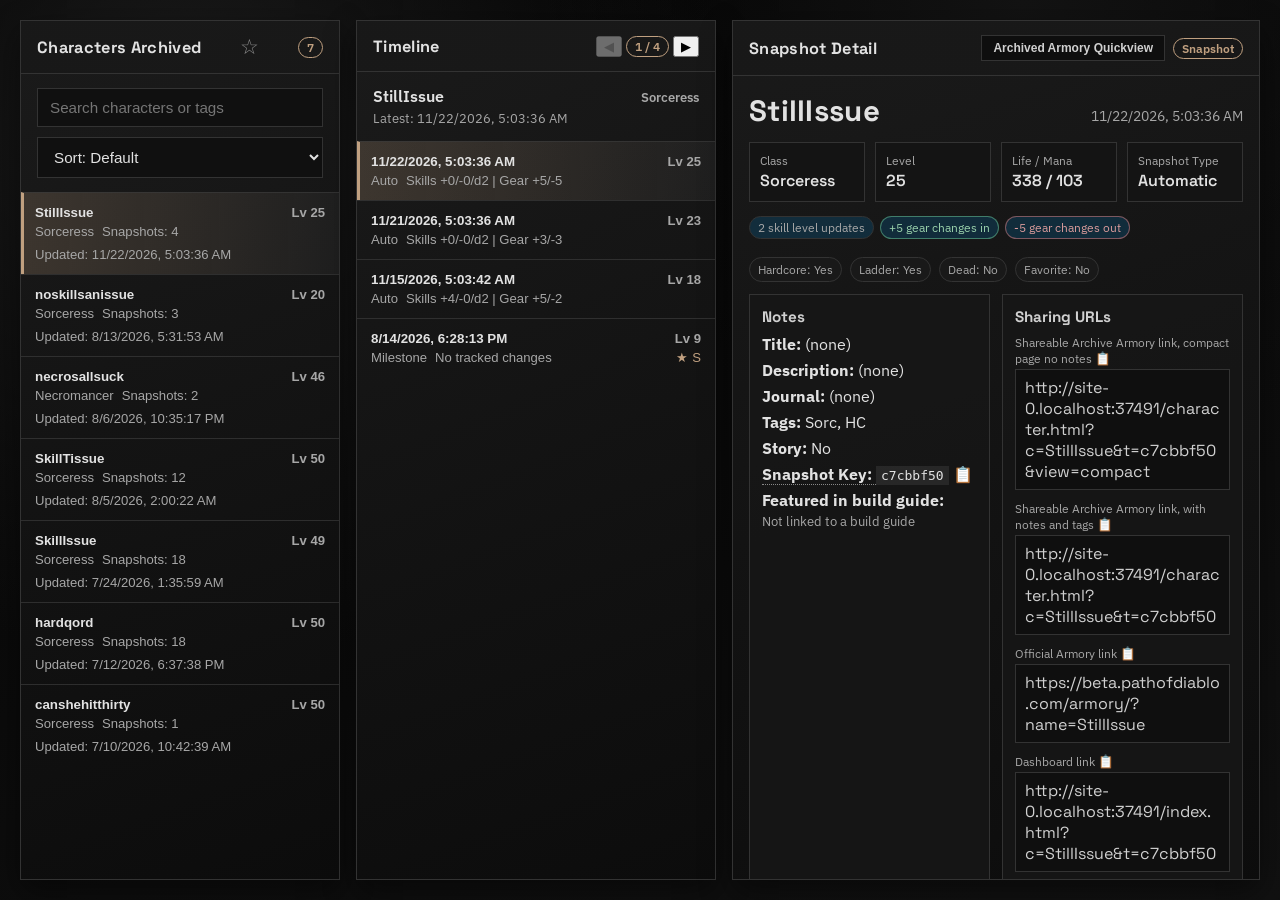
<file: index.html>
<!DOCTYPE html>
<html lang="en">
<head>
  <meta charset="UTF-8">
  <meta name="viewport" content="width=device-width, initial-scale=1.0">
  <title>The Journaling Nephalem</title>
  <link rel="preconnect" href="https://fonts.googleapis.com">
  <link rel="preconnect" href="https://fonts.gstatic.com" crossorigin>
  <link href="https://fonts.googleapis.com/css2?family=Space+Grotesk:wght@400;500;700&family=IBM+Plex+Sans:wght@400;500;600&display=swap" rel="stylesheet">
  <style>
    :root {
      --bg: #000000;
      --bg-soft: #141414;
      --card: #1a1a1a;
      --card-alt: #212121;
      --ink: #e2e2e2;
      --muted: #a7a7a7;
      --accent: #c0a080;
      --accent-2: #d0d0d0;
      --accent-3: #8d0b2cb4;
      --good: #9ad1ac;
      --bad: #d99b9b;
      --line: #333333;
      --shadow: rgba(0, 0, 0, 0.45);
    }

    * {
      box-sizing: border-box;
    }

    body {
      margin: 0;
      color: var(--ink);
      font-family: "IBM Plex Sans", sans-serif;
      background:
        radial-gradient(circle at 15% 15%, #1b1b1b 0%, transparent 40%),
        radial-gradient(circle at 80% 0%, #121212 0%, transparent 35%),
        linear-gradient(160deg, #000000, #0a0a0a 45%, #111111);
      height: 100vh;
    }

    .shell {
      max-width: 1400px;
      margin: 0 auto;
      padding: 20px;
      display: grid;
      grid-template-columns: 320px 360px minmax(0, 1fr);
      gap: 16px;
      height: 100vh;
    }

    .panel {
      background: linear-gradient(160deg, rgba(27, 27, 27, 0.94), rgba(12, 12, 12, 0.96));
      border: 1px solid var(--line);
/*      border-radius: 14px;*/
      box-shadow: 0 12px 30px var(--shadow);
      overflow: hidden;
      display: flex;
      flex-direction: column;
      min-height: 0;
    }

    .panel-header {
      padding: 14px 16px;
      border-bottom: 1px solid var(--line);
      background: linear-gradient(90deg, rgba(24, 24, 24, 0.95), rgba(24, 24, 24, 0.65));
      display: flex;
      align-items: center;
      justify-content: space-between;
      gap: 8px;
    }

    .panel-title {
      margin: 0;
      font-family: "Space Grotesk", sans-serif;
      font-size: 1.02rem;
      letter-spacing: 0.02em;
    }

    .pill {
      border: 1px solid var(--accent);
      color: var(--accent);
      border-radius: 999px;
      padding: 2px 8px;
      font-size: 0.72rem;
      font-weight: 600;
      white-space: nowrap;
    }

    .header-actions {
      display: inline-flex;
      align-items: center;
      gap: 8px;
    }

    .quickview-btn {
      border: 1px solid var(--line);
      background: rgba(14, 14, 14, 0.9);
      color: var(--accent-2);
/*      border-radius: 999px; */
      padding: 5px 11px;
      font-size: 0.75rem;
      font-weight: 600;
      cursor: pointer;
      transition: border-color 140ms ease, color 140ms ease, background 140ms ease;
    }

    .quickview-btn:hover:not(:disabled) {
      border-color: var(--accent-3);
      color: var(--accent-3);
      background: rgba(20, 20, 20, 0.96);
    }

    .quickview-btn:disabled {
      opacity: 0.55;
      cursor: not-allowed;
    }

    .section {
      padding: 14px 16px;
    }

    .filters {
      display: grid;
      gap: 10px;
    }

    .search {
      width: 100%;
      padding: 10px 12px;
/*      border-radius: 10px;*/
      border: 1px solid var(--line);
      background: rgba(16, 16, 16, 0.95);
      color: var(--ink);
      font-size: 0.95rem;
      outline: none;
      transition: border-color 120ms ease;
    }

    .search:focus {
      border-color: var(--accent-2);
    }

    .list {
      list-style: none;
      margin: 0;
      padding: 0;
      overflow: auto;
    }

    .character-row,
    .snapshot-row {
      border: 0;
      width: 100%;
      text-align: left;
      background: transparent;
      color: inherit;
      cursor: pointer;
      border-top: 1px solid rgba(58, 58, 58, 0.72);
      padding: 12px 14px;
      transition: background 120ms ease, transform 120ms ease;
    }

    .character-row:hover,
    .snapshot-row:hover {
      background: rgba(255, 255, 255, 0.06);
    }

    .character-row.active,
    .snapshot-row.active {
      background: linear-gradient(90deg, rgba(192, 160, 128, 0.22), rgba(255, 255, 255, 0.04));
      border-left: 3px solid var(--accent);
      padding-left: 11px;
    }

    .name-line {
      display: flex;
      justify-content: space-between;
      gap: 8px;
      align-items: baseline;
      font-weight: 600;
      color: var(--ink);
    }

    .muted {
      color: var(--muted);
      font-size: 0.82rem;
    }

    .snapshot-meta {
      margin-top: 4px;
      display: flex;
      gap: 8px;
      align-items: center;
      flex-wrap: wrap;
      font-size: 0.82rem;
      color: var(--muted);
    }

    .snapshot-row .snapshot-meta {
      flex-wrap: nowrap;
      width: 100%;
    }

    .snapshot-row .snapshot-meta > span:first-child {
      flex-shrink: 0;
      white-space: nowrap;
    }

    .snapshot-row .change-summary {
      flex: 1 1 auto;
      min-width: 0;
      overflow: hidden;
      text-overflow: ellipsis;
      white-space: nowrap;
    }

    .snapshot-row .status-chips {
      margin-left: auto;
      flex-shrink: 0;
      display: flex;
      align-items: center;
      justify-content: flex-end;
      gap: 4px;
      white-space: nowrap;
      color: var(--accent);
    }

    .kpi-grid {
      display: grid;
      grid-template-columns: repeat(4, minmax(0, 1fr));
      gap: 10px;
      margin-bottom: 14px;
    }

    .kpi {
      background: rgba(20, 20, 20, 0.9);
      border: 1px solid rgba(58, 58, 58, 0.82);
/*      border-radius: 10px; */
      padding: 10px;
    }

    .kpi .label {
      display: block;
      color: var(--muted);
      font-size: 0.75rem;
      margin-bottom: 2px;
    }

    .kpi .value {
      font-size: 1rem;
      font-weight: 600;
      font-family: "Space Grotesk", sans-serif;
    }

    .detail {
      padding: 16px;
      overflow: auto;
      animation: fadeIn 220ms ease;
    }

    .hero {
      display: flex;
      align-items: baseline;
      justify-content: space-between;
      flex-wrap: wrap;
      gap: 8px;
      margin-bottom: 12px;
    }

    .hero h1 {
      margin: 0;
      font-family: "Space Grotesk", sans-serif;
      font-size: clamp(1.4rem, 2.3vw, 2rem);
      letter-spacing: 0.01em;
    }

    .hero small {
      color: var(--muted);
      font-size: 0.86rem;
    }

    .badge {
      display: inline-flex;
      align-items: center;
      gap: 6px;
      border: 1px solid var(--line);
      background: rgba(26, 26, 26, 0.95);
      padding: 4px 8px;
      border-radius: 999px;
      font-size: 0.75rem;
      color: var(--muted);
    }

    .grid {
      display: grid;
      gap: 12px;
      grid-template-columns: repeat(2, minmax(0, 1fr));
    }

    .card {
      border: 1px solid var(--line);
/*      border-radius: 12px;*/
      background: rgba(22, 22, 22, 0.92);
      padding: 12px;
    }

    .card h3 {
      margin: 0 0 8px;
      font-family: "Space Grotesk", sans-serif;
      font-size: 0.95rem;
      color: var(--accent-2);
    }

    .stat-list,
    .flat-list {
      list-style: none;
      margin: 0;
      padding: 0;
      display: grid;
      gap: 6px;
    }

    .share-list {
      list-style: none;
      margin: 0;
      padding: 0;
      display: grid;
      gap: 10px;
    }

    .share-label {
      color: var(--muted);
      font-size: 0.78rem;
      margin-bottom: 3px;
    }

    .share-url {
      display: block;
      color: var(--accent-2);
      text-decoration: none;
      overflow-wrap: anywhere;
      font-family: "Space Grotesk", sans-serif;
      border: 1px solid var(--line);
/*      border-radius: 8px; */
      padding: 7px 9px;
      background: rgba(15, 15, 15, 0.9);
    }

    .share-url:hover {
      border-color: var(--accent);
      color: var(--accent);
    }

    .stat-row {
      display: flex;
      justify-content: space-between;
      gap: 12px;
      border-bottom: 1px dashed rgba(36, 80, 102, 0.45);
      padding-bottom: 3px;
    }

    .change-chip {
      display: inline-block;
      border-radius: 999px;
      font-size: 0.72rem;
      padding: 3px 8px;
      border: 1px solid var(--line);
      background: rgba(17, 50, 69, 0.8);
      margin-right: 6px;
      margin-bottom: 6px;
      color: var(--muted);
    }

    .change-chip.good {
      border-color: rgba(123, 224, 165, 0.45);
      color: var(--good);
    }

    .change-chip.bad {
      border-color: rgba(255, 142, 142, 0.45);
      color: var(--bad);
    }

    .message {
      color: var(--muted);
      padding: 16px;
    }

    .quickview-modal {
      position: fixed;
      inset: 0;
      background: rgba(0, 0, 0, 0.72);
      backdrop-filter: blur(1px);
      display: none;
      align-items: center;
      justify-content: center;
      z-index: 1200;
      padding: 22px;
    }

    .quickview-modal.open {
      display: flex;
    }

    .quickview-dialog {
      width: min(1200px, 100%);
      height: min(860px, 100%);
      border: 1px solid var(--line);
/*      border-radius: 14px; */
      overflow: hidden;
      background: #090909;
      box-shadow: 0 22px 48px rgba(0, 0, 0, 0.62);
      display: grid;
      grid-template-rows: auto minmax(0, 1fr);
    }

    .quickview-toolbar {
      display: flex;
      align-items: center;
      justify-content: space-between;
      gap: 8px;
      padding: 10px 12px;
      border-bottom: 1px solid var(--line);
      background: linear-gradient(90deg, rgba(20, 20, 20, 0.98), rgba(18, 18, 18, 0.9));
    }

    .quickview-title {
      margin: 0;
      color: var(--accent-2);
      font-family: "Space Grotesk", sans-serif;
      font-size: 0.92rem;
      letter-spacing: 0.02em;
    }

    .quickview-toolbar-actions {
      display: inline-flex;
      align-items: center;
      gap: 8px;
    }

    .quickview-nav {
      display: inline-flex;
      align-items: center;
      gap: 6px;
    }

    .quickview-nav-btn {
      border: 1px solid var(--line);
      background: rgba(15, 15, 15, 0.92);
      color: var(--ink);
/*      border-radius: 8px; */
      width: 28px;
      height: 28px;
      display: inline-flex;
      align-items: center;
      justify-content: center;
      font-size: 0.9rem;
      cursor: pointer;
      line-height: 1;
      font-weight: 700;
    }

    .quickview-nav-btn:hover:not(:disabled) {
      border-color: var(--accent);
      color: var(--accent);
    }

    .quickview-nav-btn:disabled {
      opacity: 0.45;
      cursor: not-allowed;
    }

    .quickview-nav-count {
      color: var(--muted);
      font-size: 0.8rem;
      min-width: 56px;
      text-align: center;
      font-variant-numeric: tabular-nums;
    }

    .quickview-close {
      border: 1px solid var(--line);
      background: rgba(15, 15, 15, 0.92);
      color: var(--ink);
/*      border-radius: 8px; */
      padding: 4px 9px;
      cursor: pointer;
      font-size: 0.78rem;
      font-weight: 600;
    }

    .quickview-close:hover {
      border-color: var(--accent);
      color: var(--accent);
    }

    .quickview-frame {
      width: 100%;
      height: 100%;
      border: 0;
      background: #000;
    }

    @keyframes fadeIn {
      from {
        opacity: 0;
        transform: translateY(4px);
      }
      to {
        opacity: 1;
        transform: translateY(0);
      }
    }

    @media (max-width: 1200px) {
      .shell {
        grid-template-columns: 300px 320px minmax(0, 1fr);
      }
      .kpi-grid {
        grid-template-columns: repeat(2, minmax(0, 1fr));
      }
      .grid {
        grid-template-columns: 1fr;
      }
    }

    @media (max-width: 900px) {
      .shell {
        grid-template-columns: 1fr;
        min-height: auto;
      }
      .panel {
/*        max-height: 340px; */
          height: 400px;
      }
      .detail-panel {
        max-height: none;
      }

      .quickview-dialog {
        width: 100%;
        height: 100%;
      }

      .quickview-modal {
        padding: 8px;
      }
    }
    .favorite-filter {
      background: none;
      border: none;
      color: #888;
      font-size: 1.3rem;
      cursor: pointer;
      padding: 0;
    }

    .favorite-filter.active {
      color: gold;
    }   

    .tooltip {
      position: relative;
      cursor: help;
      border-bottom: 1px dotted #888;
    }

    .tooltiptext {
      visibility: hidden;
      position: absolute;
      z-index: 1000;

      width: 260px;
      padding: 8px 10px;

      background: #222;
      color: #fff;
      border: 1px solid #555;
/*      border-radius: 6px; */

      font-weight: normal;
      line-height: 1.4;

      left: 0;
      top: 125%;

      opacity: 0;
      transition: opacity .15s;
    }

    .tooltip:hover .tooltiptext {
      visibility: visible;
      opacity: 1;
    }

    .copy-key {
        background: none;
        border: none;
        padding: 0;
        margin: 0;
        color: inherit;
        font: inherit;
        cursor: pointer;
    }

    .copy-key code {
        background: rgba(255,255,255,.08);
        padding: 2px 5px;
/*        border-radius: 4px; */
    }

    .copy-key:hover code {
        background: rgba(255,255,255,.16);
    }

    .copy-key:active {
        transform: scale(.98);
    }

    .change-summary {
        cursor: help;
    }

    .change-tooltip {
        position: fixed;
        z-index: 2000;

        max-width: 320px;
        padding: 10px 12px;

        background: #111;
        color: #ddd;

        border: 1px solid #555;
/*        border-radius: 6px; */

        box-shadow: 0 6px 18px rgba(0, 0, 0, 0.45);

        font-size: 0.82rem;
        line-height: 1.35;

        pointer-events: none;
    }

.change-tooltip.below {
    bottom: auto;
    top: 100%;
    margin-bottom: 0;
    margin-top: 8px;
}
.change-tooltip.above {
    bottom: 100%;
    top: auto;
    margin-bottom: 8px;
    margin-top: 0;
}

    .change-tooltip-section + .change-tooltip-section {
        margin-top: 10px;
    }

    .change-tooltip-heading {
        margin-bottom: 4px;
        color: #c0a080; 
        font-weight: 600;
    }

    .change-item {
        padding-left: 4px;
    }

    .change-item.added {
        color: #b8d8b8;
    }

    .change-item.removed {
        color: #d8a0a0;
    }

    .change-item.updated {
        color: #d8d0a0;
    }

    .change-tooltip-empty {
        color: #999;
    }

    .story-nav-button:hover {
/*      background: var(--accent-3); */
      color: var(--accent-3);
    }
    .story-nav-button {
        transition: background 0.15s, border-color 0.15s, color 0.15s;
    }

.status-chip {
    display: inline-flex;
    align-items: center;
    justify-content: center;
    min-width: 24px;
    height: 24px;
    padding: 0 6px;
    margin-right: 6px;
    border: 1px solid var(--accent);
    border-radius: 999px;
    background: #222;
    font-size: 0.8rem;
    font-weight: bold;
    box-sizing: border-box;
    color: var(--accent);
}

  </style>
</head>
<body>
  <main class="shell">
    <section class="panel" aria-label="Characters">
      <header class="panel-header">
        <h2 class="panel-title">Characters Archived</h2>
        <button
          id="favoriteFilter"
          class="favorite-filter"
          type="button"
          title="Show favorites only"
          aria-pressed="false">
          ☆
      </button>
        <span id="characterCount" class="pill">0</span>
      </header>
      <div class="section filters">
        <input
          id="searchInput"
          class="search"
          type="text"
          placeholder="Search characters or tags"
        >
        <select id="characterSort" class="search" aria-label="Sort characters">
          <option value="default">Sort: Default</option>
          <option value="updated">Sort: Recently updated</option>
          <option value="snapshots">Sort: Most snapshots</option>
          <option value="alpha">Sort: A to Z</option>
        </select>
      </div> 
      <ul id="characterList" class="list"></ul>
    </section>

    <section class="panel" aria-label="Snapshots">
      <header class="panel-header">
        <h2 class="panel-title">Timeline</h2>

        <div class="snapshot-nav">
          <button
            id="snapshotPrev"
            class="story-nav-button"
            type="button"
            aria-label="Previous snapshot"
            title="Previous snapshot"
          >◀</button>

          <span id="snapshotCount" class="pill">0</span>

          <button
            id="snapshotNext"
            class="story-nav-button"
            type="button"
            aria-label="Next snapshot"
            title="Next snapshot"
          >▶</button>
        </div>
      </header>
      <div class="section" id="timelineHeader">
        <div class="muted">Select a character to browse snapshots.</div>
      </div>
      <ul id="snapshotList" class="list"></ul>
    </section>

    <section class="panel detail-panel" aria-label="Snapshot detail">
      <header class="panel-header">
        <h2 class="panel-title">Snapshot Detail</h2>
        <div class="header-actions">
          <button id="quickviewButton" class="quickview-btn" type="button" disabled>Archived Armory Quickview</button>
          <span id="statusPill" class="pill">Idle</span>
        </div>
      </header>
      <div id="detailRoot" class="detail">
        <div class="message">Pick a character on the left to start.</div>
      </div>
    </section>
  </main>

  <div id="quickviewModal" class="quickview-modal" aria-hidden="true">
    <div class="quickview-dialog" role="dialog" aria-modal="true" aria-label="Armory quickview">
      <div class="quickview-toolbar">
        <h3 id="quickviewTitle" class="quickview-title">Armory Quickview</h3>
        <div class="quickview-toolbar-actions">
          <div class="quickview-nav" aria-label="Snapshot navigation">
            <button id="quickviewPrev" class="quickview-nav-btn" type="button" aria-label="Previous snapshot">&#8592;</button>
            <span id="quickviewCount" class="quickview-nav-count">- / -</span>
            <button id="quickviewNext" class="quickview-nav-btn" type="button" aria-label="Next snapshot">&#8594;</button>
          </div>
          <button id="quickviewClose" class="quickview-close" type="button">Close</button>
        </div>
      </div>
      <iframe id="quickviewFrame" class="quickview-frame" title="Armory Quickview"></iframe>
    </div>
  </div>

  <script>
    "use strict";

    const state = {
      index: null,
      characters: [],
      filteredCharacters: [],
      selectedCharacter: null,
      selectedArchive: null,
      snapshots: [],
      selectedSnapshot: null
    };

    const CLASS_TAG_MAP = {
      assassin: "Asn",
      amazon: "Ama",
      barbarian: "Barb",
      druid: "Druid",
      necromancer: "Necro",
      paladin: "Pal",
      sorceress: "Sorc"
    };

    const dom = {
      searchInput: document.getElementById("searchInput"),
      characterSort: document.getElementById("characterSort"),
      characterList: document.getElementById("characterList"),
      snapshotList: document.getElementById("snapshotList"),
      detailRoot: document.getElementById("detailRoot"),
      timelineHeader: document.getElementById("timelineHeader"),
      characterCount: document.getElementById("characterCount"),
      snapshotCount: document.getElementById("snapshotCount"),
      statusPill: document.getElementById("statusPill"),
      quickviewButton: document.getElementById("quickviewButton"),
      quickviewModal: document.getElementById("quickviewModal"),
      quickviewFrame: document.getElementById("quickviewFrame"),
      quickviewClose: document.getElementById("quickviewClose"),
      quickviewTitle: document.getElementById("quickviewTitle"),
      quickviewPrev: document.getElementById("quickviewPrev"),
      quickviewNext: document.getElementById("quickviewNext"),
      quickviewCount: document.getElementById("quickviewCount"),
      favoriteFilter: document.getElementById("favoriteFilter"),
      snapshotPrev: document.getElementById("snapshotPrev"),
      snapshotNext: document.getElementById("snapshotNext")      
    };

    function normalizeArchivePayload(payload, fallbackCharacterName) {
      if (Array.isArray(payload)) {
        return {
          character: fallbackCharacterName,
          snapshots: payload
        };
      }

      if (payload && typeof payload === "object") {
        return {
          character: payload.character || fallbackCharacterName,
          snapshots: Array.isArray(payload.snapshots) ? payload.snapshots : []
        };
      }

      return {
        character: fallbackCharacterName,
        snapshots: []
      };
    }

    function readParams() {
      const params = new URLSearchParams(window.location.search);
      return {
        character: params.get("c"),
        timestamp: params.get("t")
      };
    }

    function updateParams(character, key) {
      const params = new URLSearchParams(window.location.search);

      if (character) {
        params.set("c", character);
      } else {
        params.delete("c");
      }

      if (key) {
        params.set("t", key);
      } else {
        params.delete("t");
      }

      const query = params.toString();
      const next = query ? `?${query}` : window.location.pathname;
      window.history.replaceState({}, "", next);
    }

    function safeText(value, fallback = "-") {
      if (value === null || value === undefined || value === "") {
        return fallback;
      }
      return String(value);
    }

    function normalizeTags(rawValue) {
      if (Array.isArray(rawValue)) {
        return rawValue
          .map((tag) => String(tag || "").trim())
          .filter((tag) => tag.length > 0);
      }

      if (typeof rawValue === "string" && rawValue.trim()) {
        return rawValue
          .split(",")
          .map((tag) => tag.trim())
          .filter((tag) => tag.length > 0);
      }

      return [];
    }

    function dedupeTags(values) {
      const result = [];
      const seen = new Set();

      values.forEach((value) => {
        const tag = String(value || "").trim();
        if (!tag) {
          return;
        }

        const key = tag.toLowerCase();
        if (seen.has(key)) {
          return;
        }

        seen.add(key);
        result.push(tag);
      });

      return result;
    }

    function classToTag(className) {
      if (typeof className !== "string") {
        return "";
      }

      return CLASS_TAG_MAP[className.trim().toLowerCase()] || "";
    }

  function getAutomaticSnapshotTags(snapshot) {
    if (!snapshot || typeof snapshot !== "object") {
      return [];
    }

    const data = snapshot.data && typeof snapshot.data === "object"
      ? snapshot.data
      : {};

    const metadata = snapshot.metadata && typeof snapshot.metadata === "object"
      ? snapshot.metadata
      : {};

    const tags = [];

    const classTag = classToTag(data.Class);
    if (classTag) {
      tags.push(classTag);
    }

    if (data.IsHardcore === true) {
      tags.push("HC");
    }

    if (data.IsHardcore === false) {
      tags.push("SC");
    }

    if (metadata.story === true) {
      tags.push("story");
    }

    if (metadata.guide) {
      tags.push("guide");
    }


    return dedupeTags(tags);
  }

    function getCharacterTags(character) {
      if (!character || typeof character !== "object") {
        return [];
      }

      const tags = [];
      tags.push(...normalizeTags(character.tags));

      const classTag = classToTag(character.class);
      if (classTag) {
        tags.push(classTag);
      }

      return dedupeTags(tags);
    }

    function getSearchTerms() {
      return dom.searchInput.value
        .trim()
        .toLowerCase()
        .split(/\s+/)
        .filter(Boolean);
    }

    function getCharacterSortMode() {
      return dom.characterSort ? dom.characterSort.value : "default";
    }

    function slugify(value) {
      if (typeof value !== "string") {
        return "";
      }

      return value
        .trim()
        .toLowerCase()
        .replace(/[^a-z0-9]+/g, "-")
        .replace(/-+/g, "-")
        .replace(/^-|-$/g, "");
    }

    function getSnapshotKey(snapshot) {
      if (!snapshot || typeof snapshot !== "object") {
        return "";
      }

      const metadata = snapshot.metadata && typeof snapshot.metadata === "object"
        ? snapshot.metadata
        : {};

      if (typeof metadata.slug === "string" && metadata.slug.trim()) {
        return slugify(metadata.slug);
      }

      if (typeof metadata.title === "string" && metadata.title.trim()) {
        return slugify(metadata.title);
      }

      if (typeof snapshot.id === "string" && snapshot.id.trim()) {
        return snapshot.id.trim();
      }

      return typeof snapshot.timestamp === "string" ? snapshot.timestamp : "";
    }

    function formatDate(value) {
      if (!value) {
        return "Unknown";
      }

      const date = new Date(value);
      if (Number.isNaN(date.getTime())) {
        return value;
      }

      return date.toLocaleString();
    }

    function summarizeChanges(snapshot) {
      const changes = snapshot && snapshot.changes ? snapshot.changes : {};
      const skillsUp = Array.isArray(changes.skills_added) ? changes.skills_added.length : 0;
      const skillsDown = Array.isArray(changes.skills_removed) ? changes.skills_removed.length : 0;
      const skillsDelta = Array.isArray(changes.skills_updated) ? changes.skills_updated.length : 0;
      const gearUp = Array.isArray(changes.equipped_added) ? changes.equipped_added.length : 0;
      const gearDown = Array.isArray(changes.equipped_removed) ? changes.equipped_removed.length : 0;

      if (skillsUp + skillsDown + skillsDelta + gearUp + gearDown === 0) {
        return "No tracked changes";
      }

      return `Skills +${skillsUp}/-${skillsDown}/d${skillsDelta} | Gear +${gearUp}/-${gearDown}`;
    }

    function toAbsoluteUrl(value) {
      if (typeof value !== "string" || !value.trim()) {
        return "";
      }

      try {
        return new URL(value, window.location.href).toString();
      } catch (_) {
        return "";
      }
    }

    function buildCharacterSharePath(characterName, key) {
      const params = new URLSearchParams();
      params.set("c", String(characterName || "").toLowerCase());

      if (key) {
        params.set("t", key);
      }

      return `character.html?${params.toString()}`;
    }

    function resolveSnapshotShareLinks(character, snapshot) {
      const links = Array.isArray(character && character.snapshotLinks) ? character.snapshotLinks : [];
      const snapshotKey = getSnapshotKey(snapshot);
      const snapshotTimestamp = snapshot && snapshot.timestamp ? String(snapshot.timestamp) : "";
      const snapshotId = snapshot && snapshot.id ? String(snapshot.id) : "";

      const matched = links.find((link) => {
        const key = link && typeof link.key === "string" ? link.key : "";
        const timestamp = link && typeof link.timestamp === "string" ? link.timestamp : "";
        const id = link && typeof link.id === "string" ? link.id : "";

        return key === snapshotKey || timestamp === snapshotTimestamp || (snapshotId && id === snapshotId);
      });

      const fallbackPath = buildCharacterSharePath(
        character && character.name,
        snapshotKey || snapshotTimestamp
      );

      return {
        key: matched?.key || snapshotKey || "",
        shareUrl: toAbsoluteUrl(matched && matched.url ? matched.url : fallbackPath),
        canonicalUrl: toAbsoluteUrl(matched && matched.canonicalUrl ? matched.canonicalUrl : fallbackPath)
      };
    }

    function buildDashboardShareUrl(character, snapshot) {
      const url = new URL(window.location.href);
      const key = getSnapshotKey(snapshot) || (snapshot && snapshot.timestamp ? snapshot.timestamp : "");

      if (character && character.name) {
        url.searchParams.set("c", character.name);
      }

      if (key) {
        url.searchParams.set("t", key);
      }

      return url.toString();
    }

    function getArmoryQuickviewUrl() {
      if (!state.selectedCharacter || !state.selectedSnapshot) {
        return "";
      }

      const links = resolveSnapshotShareLinks(state.selectedCharacter, state.selectedSnapshot);
      return links.shareUrl || links.canonicalUrl || "";
    }


    function getBuildUrl() {
      const guideUrl = metadata.guide ? String(metadata.guide).trim() : "";

      const guideHtml = guideUrl
        ? `
          <li>
            <div class="share-label">Featured in build guide</div>
            <a class="share-url"
              href="${guideUrl}"
              target="_blank"
              rel="noopener noreferrer">
              ${guideUrl}
            </a>
          </li>
        `
        : "";
      return guideHtml;
    }
    
    function syncQuickviewButtonState() {
      const hasSelection = Boolean(state.selectedCharacter && state.selectedSnapshot);
      if (dom.quickviewButton) {
        dom.quickviewButton.disabled = !hasSelection;
      }
      syncQuickviewNavigationState();
    }

    function getSelectedSnapshotIndex() {
      const visibleSnapshots = getVisibleSnapshots();
      if (!visibleSnapshots.length || !state.selectedSnapshot) {
        return { index: -1, total: visibleSnapshots.length };
      }

      const selectedKey = getSnapshotKey(state.selectedSnapshot);
      const index = visibleSnapshots.findIndex((snapshot) => {
        const key = getSnapshotKey(snapshot);
        return key === selectedKey || snapshot.timestamp === state.selectedSnapshot.timestamp;
      });

      return { index, total: visibleSnapshots.length };
    }

    function syncQuickviewNavigationState() {
      const position = getSelectedSnapshotIndex();
      const hasSelection = position.index >= 0;

      if (dom.quickviewCount) {
        dom.quickviewCount.textContent = hasSelection
          ? `${position.index + 1} / ${position.total}`
          : "- / -";
      }

      if (dom.quickviewPrev) {
        dom.quickviewPrev.disabled = !hasSelection || position.index <= 0;
      }

      if (dom.quickviewNext) {
        dom.quickviewNext.disabled = !hasSelection || position.index >= position.total - 1;
      }
    }

    function moveQuickviewSnapshot(step) {
      const visibleSnapshots = getVisibleSnapshots();
      if (!visibleSnapshots.length || !state.selectedSnapshot) {
        return;
      }

      const position = getSelectedSnapshotIndex();
      if (position.index < 0) {
        return;
      }

      const nextIndex = position.index + step;
      if (nextIndex < 0 || nextIndex >= visibleSnapshots.length) {
        return;
      }

      const nextSnapshot = visibleSnapshots[nextIndex];
      selectSnapshotByKey(getSnapshotKey(nextSnapshot));
    }

    function closeQuickview() {
      dom.quickviewModal.classList.remove("open");
      dom.quickviewModal.setAttribute("aria-hidden", "true");
      dom.quickviewFrame.src = "about:blank";
      syncQuickviewNavigationState();
    }

    function openQuickview() {
      const url = getArmoryQuickviewUrl();
      if (!url) {
        return;
      }

      const labelName = safeText(state.selectedCharacter && state.selectedCharacter.name, "Unknown");
      const labelTime = safeText(state.selectedSnapshot && state.selectedSnapshot.timestamp, "Unknown");
      dom.quickviewTitle.textContent = `Armory Quickview - ${labelName} @ ${labelTime}`;
      dom.quickviewFrame.src = url;
      dom.quickviewModal.classList.add("open");
      dom.quickviewModal.setAttribute("aria-hidden", "false");
      syncQuickviewNavigationState();
    }

    function getCharacterLevel(character) {
      if (character && typeof character.level !== "undefined" && character.level !== null) {
        return character.level;
      }
      return "?";
    }

    function linkMatchesTag(link, term) {
      if (!term) {
        return true;
      }

      const tags = normalizeTags(link && link.tags)
        .map((tag) => tag.toLowerCase());

      return tags.some((tag) => tag.includes(term));
    }

    function snapshotMatchesTag(snapshot, term) {
      if (!term) {
        return true;
      }

      const tags = dedupeTags([
        ...normalizeTags(snapshot?.metadata?.tags),
        ...getAutomaticSnapshotTags(snapshot)
      ]).map((tag) => tag.toLowerCase());

      return tags.some((tag) => tag.includes(term));
    }

function characterMatchesSearch(character, terms) {
  if (!terms.length) {
    return true;
  }

  const name = String(character.name || "").toLowerCase();

  const characterTags = getCharacterTags(character)
    .map((tag) => tag.toLowerCase());

  const links = Array.isArray(character?.snapshotLinks)
    ? character.snapshotLinks
    : [];

  return terms.every((term) => {
    // Character name
    if (name.includes(term)) {
      return true;
    }

    // Character-level tags
    if (characterTags.some((tag) => tag.includes(term))) {
      return true;
    }

    // Any snapshot belonging to this character
    return links.some((link) => linkMatchesTag(link, term));
  });
}

function snapshotMatchesSearch(snapshot, terms) {
  if (!terms.length) {
    return true;
  }

  return terms.every((term) => {
    return snapshotMatchesTag(snapshot, term);
  });
}

    function getVisibleSnapshots() {
      const searchTerms = getSearchTerms();

      const characterName = String(state.selectedCharacter?.name || "").toLowerCase();

      const snapshotTerms = searchTerms.filter(
        (term) => !characterName.includes(term)
      );

      return state.snapshots.filter((snapshot) => {
        const searchMatch = snapshotMatchesSearch(snapshot, snapshotTerms);

        const favoriteMatch =
          !state.showFavoritesOnly ||
          snapshot?.metadata?.favorite === true;

        return searchMatch && favoriteMatch;
      });
    }

    function ensureSelectedSnapshotVisible() {
      const visibleSnapshots = getVisibleSnapshots();

      if (!visibleSnapshots.length) {
        state.selectedSnapshot = null;
        return;
      }

      if (!state.selectedSnapshot) {
        state.selectedSnapshot = visibleSnapshots[0];
        return;
      }

      const currentKey = getSnapshotKey(state.selectedSnapshot);
      const visibleSelection = visibleSnapshots.find((snapshot) => {
        const key = getSnapshotKey(snapshot);
        return key === currentKey || snapshot.timestamp === state.selectedSnapshot.timestamp;
      });

      state.selectedSnapshot = visibleSelection || visibleSnapshots[0];
    }

    function applyCharacterFilter() {
      const searchTerms = getSearchTerms();

      state.filteredCharacters = state.characters.filter((char) => {
        const favoriteMatch =
          !state.showFavoritesOnly ||
          (char.snapshotLinks ?? []).some(
            (snapshot) => snapshot?.favorite === true
          );

        return (
          characterMatchesSearch(char, searchTerms) &&
          favoriteMatch
        );
      });

      const sortMode = getCharacterSortMode();

      if (sortMode === "snapshots") {
        state.filteredCharacters.sort((a, b) => {
          const aCount = Number(a?.snapshotCount || 0);
          const bCount = Number(b?.snapshotCount || 0);

          if (bCount !== aCount) {
            return bCount - aCount;
          }

          return String(a?.name || "").localeCompare(String(b?.name || ""));
        });
        return;
      }

      if (sortMode === "updated") {
        state.filteredCharacters.sort((a, b) => {
          const aTime = String(a?.lastUpdated || "");
          const bTime = String(b?.lastUpdated || "");

          if (bTime !== aTime) {
            return bTime.localeCompare(aTime);
          }

          return String(a?.name || "").localeCompare(String(b?.name || ""));
        });
        return;
      }

      if (sortMode === "alpha") {
        state.filteredCharacters.sort((a, b) => {
          return String(a?.name || "").localeCompare(String(b?.name || ""));
        });
      }
    }

    function renderCharacterList() {
      dom.characterList.innerHTML = "";
      dom.characterCount.textContent = String(state.filteredCharacters.length);

      if (state.filteredCharacters.length === 0) {
        const item = document.createElement("li");
        item.className = "message";
        item.textContent = "No character matches this filter.";
        dom.characterList.appendChild(item);
        return;
      }

      const fragment = document.createDocumentFragment();

      state.filteredCharacters.forEach((character) => {
        const li = document.createElement("li");
        const button = document.createElement("button");
        button.type = "button";
        button.className = "character-row";

        if (state.selectedCharacter && state.selectedCharacter.name === character.name) {
          button.classList.add("active");
        }

        const className = safeText(character.class, "Unknown Class");
        const level = getCharacterLevel(character);
        const updated = formatDate(character.lastUpdated);

        button.innerHTML = `
          <div class="name-line">
            <span>${safeText(character.name, "Unknown")}</span>
            <span class="muted">Lv ${level}</span>
          </div>
          <div class="snapshot-meta">
            <span>${className}</span>
            <span>Snapshots: ${safeText(character.snapshotCount, 0)}</span>
            <span>Updated: ${updated}</span>
          </div>
        `;

        button.addEventListener("click", () => {
          void selectCharacter(character.name);
        });

        li.appendChild(button);
        fragment.appendChild(li);
      });

      dom.characterList.appendChild(fragment);

      const activeCharacter = state.selectedCharacter && state.selectedCharacter.name
        ? dom.characterList.querySelector(".character-row.active")
        : null;

      if (activeCharacter) {
        activeCharacter.scrollIntoView({
          behavior: "smooth",
          block: "nearest"
        });
      }
    }

    function renderSnapshotList() {
      dom.snapshotList.innerHTML = "";
      const visibleSnapshots = getVisibleSnapshots();
      const currentIndex = state.selectedSnapshot
        ? visibleSnapshots.findIndex(
            (snapshot) =>
              snapshot.timestamp === state.selectedSnapshot.timestamp
          )
        : -1;

      dom.snapshotPrev.disabled =
        currentIndex <= 0;

      dom.snapshotNext.disabled =
        currentIndex < 0 ||
        currentIndex >= visibleSnapshots.length - 1;      
      const searchTerms = getSearchTerms();
      dom.snapshotCount.textContent =
        currentIndex >= 0
          ? `${currentIndex + 1} / ${visibleSnapshots.length}`
          : String(visibleSnapshots.length);
      if (!state.selectedCharacter) {
        dom.timelineHeader.innerHTML = '<div class="muted">Select a character to browse snapshots.</div>';
        return;
      }

      dom.timelineHeader.innerHTML = `
        <div class="name-line">
          <span>${safeText(state.selectedCharacter.name)}</span>
          <span class="muted">${safeText(state.selectedCharacter.class, "Unknown")}</span>
        </div>
        <div class="snapshot-meta">
          <span>Latest: ${formatDate(state.selectedCharacter.lastUpdated)}</span>
          ${searchTerms.length
            ? `<span>Filter: ${safeText(dom.searchInput.value.trim())}</span>`
            : ""}            
          </div>
      `;

      if (visibleSnapshots.length === 0) {
        const empty = document.createElement("li");
        empty.className = "message";
        empty.textContent = searchTerms.length
          ? "No snapshots match this tag filter for this character."
          : "No snapshots found for this character.";
          dom.snapshotList.appendChild(empty);
        return;
      }

      const fragment = document.createDocumentFragment();

      visibleSnapshots.forEach((snapshot) => {
        const li = document.createElement("li");
        const button = document.createElement("button");
        button.type = "button";
        button.className = "snapshot-row";
        const changeSummary = summarizeChanges(snapshot);

        if (state.selectedSnapshot && state.selectedSnapshot.timestamp === snapshot.timestamp) {
          button.classList.add("active");
        }

        const level = snapshot && snapshot.data && snapshot.data.Stats ? snapshot.data.Stats.Level : "?";
        const label = snapshot.metadata && snapshot.metadata.automatic === false ? "Milestone" : "Auto";
        const metadata = snapshot.metadata && typeof snapshot.metadata === "object" ? snapshot.metadata : {};
        const statusChips = [];

        if (metadata.favorite) {
          statusChips.push(
            `<span title="Favorite">★ </span>`
          );
        }

        if (metadata.story) {
          statusChips.push(
            `<span title="Story snapshot">S </span>`
          );
        }

        if (metadata.guide) {
          statusChips.push(
            `<span title="Featured in build guide">G </span>`
          );
        }
        button.innerHTML = `
          <div class="name-line">
            <span>${formatDate(snapshot.timestamp)}</span>
            <span class="muted">Lv ${safeText(level)}</span>
          </div>
          <div class="snapshot-meta">
            <span>${label}</span>
            <span class="change-summary">${changeSummary}</span>
            <span class="status-chips">${statusChips.join("")}</span>
          </div>
        `;
        const changeSummaryElement = button.querySelector(".change-summary");

        changeSummaryElement.addEventListener("mouseenter", () => {
          showChangeTooltip(changeSummaryElement, snapshot);
        });

        changeSummaryElement.addEventListener("mouseleave", () => {
          hideChangeTooltip();
        });
        button.addEventListener("click", () => {
          selectSnapshotByKey(getSnapshotKey(snapshot));
        });

        li.appendChild(button);
        fragment.appendChild(li);
      });

      dom.snapshotList.appendChild(fragment);
      const activeSnapshot = dom.snapshotList.querySelector(".snapshot-row.active");

      if (activeSnapshot) {
        activeSnapshot.scrollIntoView({
          behavior: "smooth",
          block: "nearest"
        });
      }      
    }

    function getSkillRows(snapshot) {
      const data = snapshot && snapshot.data ? snapshot.data : {};
      const tabs = Array.isArray(data.SkillTabs) ? data.SkillTabs : [];
      const rows = [];

      tabs.forEach((tab) => {
        const skills = Array.isArray(tab.Skills) ? tab.Skills : [];
        skills.forEach((skill) => {
          if (!skill || typeof skill !== "object") {
            return;
          }
          rows.push({
            name: skill.Name || "Unknown",
            level: typeof skill.Level === "number" ? skill.Level : skill.Level || "?",
            tab: tab.Name || ""
          });
        });
      });

      rows.sort((a, b) => Number(b.level) - Number(a.level));
      return rows.slice(0, 12);
    }

  function capitalize(text) {
    return text
      ? text.charAt(0).toUpperCase() + text.slice(1)
      : "";
  }

  function getGearTitles(snapshot) {
    const data = snapshot && snapshot.data ? snapshot.data : {};
    const equipped = Array.isArray(data.Equipped) ? data.Equipped : [];

    return equipped
      .filter((item) => item && typeof item === "object")
      .map((item) => ({
        worn: capitalize(item.Worn || "slot"),
        title: item.Title || "Unknown item"
      }))
      .sort((a, b) => a.worn.localeCompare(b.worn));
  }

    function renderSnapshotDetail() {
      if (!state.selectedSnapshot) {
        
        dom.detailRoot.innerHTML = '<div class="message">Select a snapshot from the timeline.</div>';
        dom.statusPill.textContent = "Idle";
        syncQuickviewButtonState();
        return;
      }

      const snapshot = state.selectedSnapshot;
      const data = snapshot.data || {};
      const stats = data.Stats || {};
      const bonus = data.Bonus || {};
      const metadata = snapshot.metadata || {};
      const changes = snapshot.changes || {};
      console.log("SNAPSHOT CHANGES:", changes);
      console.log(JSON.stringify(changes, null, 2));      
      const shareLinks = resolveSnapshotShareLinks(state.selectedCharacter, snapshot);
      const dashboardShareUrl = buildDashboardShareUrl(state.selectedCharacter, snapshot);
      const guideUrl = metadata.guide ? String(metadata.guide).trim() : "Not Featured";
      
      const snapshotTags = dedupeTags([
        ...normalizeTags(metadata.tags),
        ...getAutomaticSnapshotTags(snapshot)
      ]);

      const changeChips = [];
      const statusChips = [];

      const addedSkills = Array.isArray(changes.skills_added) ? changes.skills_added.length : 0;
      const removedSkills = Array.isArray(changes.skills_removed) ? changes.skills_removed.length : 0;
      const updatedSkills = Array.isArray(changes.skills_updated) ? changes.skills_updated.length : 0;
      const addedGear = Array.isArray(changes.equipped_added) ? changes.equipped_added.length : 0;
      const removedGear = Array.isArray(changes.equipped_removed) ? changes.equipped_removed.length : 0;

if (metadata.favorite) {
  statusChips.push(
    `<span class="status-chip" title="Favorite">★</span>`
  );
}

if (metadata.story) {
  statusChips.push(
    `<span class="status-chip" title="Story snapshot">S</span>`
  );
}

if (metadata.guide) {
  statusChips.push(
    `<span class="status-chip" title="Featured in build guide">G</span>`
  );
}

      if (addedSkills > 0) {
        changeChips.push(`<span class="change-chip good">+${addedSkills} new skills</span>`);
      }
      if (removedSkills > 0) {
        changeChips.push(`<span class="change-chip bad">-${removedSkills} removed skills</span>`);
      }
      if (updatedSkills > 0) {
        changeChips.push(`<span class="change-chip">${updatedSkills} skill level updates</span>`);
      }
      if (addedGear > 0) {
        changeChips.push(`<span class="change-chip good">+${addedGear} gear changes in</span>`);
      }
      if (removedGear > 0) {
        changeChips.push(`<span class="change-chip bad">-${removedGear} gear changes out</span>`);
      }
      if (changeChips.length === 0) {
        changeChips.push('<span class="change-chip">No tracked changes</span>');
      }
     
      const skills = getSkillRows(snapshot);
      const gear = getGearTitles(snapshot);

      const skillsHtml = skills.length
        ? skills.map((row) => `<li class="stat-row"><span>${row.name}</span><span>${safeText(row.level)} (${safeText(row.tab, "-")})</span></li>`).join("")
        : "<li class=\"muted\">No skill data.</li>";

      const gearHtml = gear.length
        ? gear.map((item) => `<li class="stat-row"><span>${safeText(item.worn)}</span><span>${safeText(item.title)}</span></li>`).join("")
        : "<li class=\"muted\">No equipment data.</li>";
//console.log("STATUS CHIPS:", statusChips);
      dom.detailRoot.innerHTML = `
        <div class="hero">
          <h1>${safeText(data.Name, safeText(state.selectedCharacter && state.selectedCharacter.name))}</h1>
          <small>${formatDate(snapshot.timestamp)}</small>
        </div>

        <div class="kpi-grid">
          <div class="kpi"><span class="label">Class</span><span class="value">${safeText(data.Class)}</span></div>
          <div class="kpi"><span class="label">Level</span><span class="value">${safeText(stats.Level, "?")}</span></div>
          <div class="kpi"><span class="label">Life / Mana</span><span class="value">${safeText(stats.Life, "?")} / ${safeText(stats.Mana, "?")}</span></div>
          <div class="kpi"><span class="label">Snapshot Type</span><span class="value">${metadata.automatic === false ? "Milestone" : "Automatic"}</span></div>
        </div>

        <div style="margin-bottom: 12px;">
          ${statusChips.join("")}
          ${changeChips.join("")}
        </div>

        <div style="display:flex;gap:8px;flex-wrap:wrap;margin-bottom:12px;">
          <span class="badge">Hardcore: ${data.IsHardcore ? "Yes" : "No"}</span>
          <span class="badge">Ladder: ${data.IsLadder ? "Yes" : "No"}</span>
          <span class="badge">Dead: ${data.IsDead ? "Yes" : "No"}</span>
          <span class="badge">Favorite: ${metadata.favorite ? "Yes" : "No"}</span>
        </div>

        <div class="grid">
          <article class="card">
            <h3>Notes</h3>
            <ul class="flat-list">
              <li><strong>Title:</strong> ${safeText(metadata.title, "(none)")}</li>
              <li><strong>Description:</strong> ${safeText(metadata.description, "(none)")}</li>
              <li><strong>Journal:</strong> ${safeText(metadata.journal, "(none)")}</li>
              <li><strong>Tags:</strong> ${snapshotTags.length ? snapshotTags.join(", ") : "(none)"}</li>
              <li><strong>Story:</strong> ${metadata.story ? "Yes" : "No"}</li>
              <li>
                <strong
                  class="tooltip"
                >
                  Snapshot Key:
                  <span class="tooltiptext">
                    This key appears in the page URL.<br><br>
                    Copy it when using the
                    <strong>Edit Snapshot</strong>
                    GitHub Action.
                  </span>
                </strong>

                <button
                  type="button"
                  class="copy-key"
                  onclick="copySnapshotKey('${shareLinks.key}', this)"
                  title="Copy Snapshot Key"
                >
                  <code>${safeText(shareLinks.key, "(none)")}</code> 📋
                </button>
              </li>
              <li>
                <strong>Featured in build guide:</strong> 
                
                ${
                  metadata.guide
                    ? `
                      <button
                        type="button"
                        class="copy-key"
                        onclick="copySnapshotKey('${guideUrl}', this)"
                        title="Copy Featured in guide link"
                        >
                        📋
                      </button>   
                      <a class="share-url"
                          href="${guideUrl}"
                          target="_blank"
                          rel="noopener noreferrer">
                          ${safeText(guideUrl)}
                      </a>`
                    : `<span class="muted"><br>Not linked to a build guide</span>`
                }
              </li> 
            </ul>
          </article>

          <article class="card">
            <h3>Sharing URLs</h3>
            <ul class="share-list">
              <li>
                <div class="share-label">Shareable Archive Armory link, compact page no notes
                <button
                  type="button"
                  class="copy-key"
                  onclick="copySnapshotKey('${shareLinks.shareUrl}&view=compact', this)"
                  title="Copy Shareable Archive Armory link"
                  >
                   📋
                </button>   
                </div>             
                <a class="share-url" href="${shareLinks.shareUrl}&view=compact" target="_blank" rel="noopener noreferrer">${shareLinks.shareUrl}&view=compact</a>
              </li>
              <li>
                <div class="share-label">Shareable Archive Armory link, with notes and tags
                <button
                  type="button"
                  class="copy-key"
                  onclick="copySnapshotKey('${shareLinks.shareUrl}', this)"
                  title="Copy Shareable Archive Armory link"
                  >
                   📋
                </button>   
                </div>             
                <a class="share-url" href="${shareLinks.shareUrl}" target="_blank" rel="noopener noreferrer">${shareLinks.shareUrl}</a>
              </li>
              <li>
                <div class="share-label">Official Armory link
                <button
                  type="button"
                  class="copy-key"
                  onclick="copySnapshotKey('${shareLinks.shareUrl}', this)"
                  title="Copy Official Armory link"
                  >
                   📋
                </button>   
                </div>
                <a class="share-url" href="https://beta.pathofdiablo.com/armory/?name=${state.selectedCharacter.name}" target="_blank" rel="noopener noreferrer">https://beta.pathofdiablo.com/armory/?name=${state.selectedCharacter.name}</a>
              </li>
              <li>
                <div class="share-label">Dashboard link
                <button
                  type="button"
                  class="copy-key"
                  onclick="copySnapshotKey('${dashboardShareUrl}', this)"
                  title="Copy Dashboard link"
                  >
                   📋
                </button>   
                </div>
                <a class="share-url" href="${dashboardShareUrl}" target="_blank" rel="noopener noreferrer">${dashboardShareUrl}</a>
              </li>
            </ul>
          </article>

          <article class="card">
            <h3>Attributes</h3>
            <ul class="stat-list">
              <li class="stat-row"><span>Strength</span><span>${safeText(stats.Strength, "?")} (+${safeText(bonus.Strength, 0)})</span></li>
              <li class="stat-row"><span>Dexterity</span><span>${safeText(stats.Dexterity, "?")} (+${safeText(bonus.Dexterity, 0)})</span></li>
              <li class="stat-row"><span>Vitality</span><span>${safeText(stats.Vitality, "?")} (+${safeText(bonus.Vitality, 0)})</span></li>
              <li class="stat-row"><span>Energy</span><span>${safeText(stats.Energy, "?")} (+${safeText(bonus.Energy, 0)})</span></li>
            </ul>
          </article>

          <article class="card">
            <h3>Resistances</h3>
            <ul class="stat-list">
              <li class="stat-row"><span>Fire</span><span>${safeText(bonus.FireResistance, 0)}%</span></li>
              <li class="stat-row"><span>Cold</span><span>${safeText(bonus.ColdResistance, 0)}%</span></li>
              <li class="stat-row"><span>Lightning</span><span>${safeText(bonus.LightningResistance, 0)}%</span></li>
              <li class="stat-row"><span>Poison</span><span>${safeText(bonus.PoisonResistance, 0)}%</span></li>
            </ul>
          </article>

          <article class="card">
            <h3>Top Skills</h3>
            <ul class="flat-list">${skillsHtml}</ul>
          </article>

          <article class="card">
            <h3>Equipped Titles</h3>
            <ul class="flat-list">${gearHtml}</ul>
          </article>
        </div>
      `;

      dom.statusPill.textContent = metadata.automatic === false ? "Milestone" : "Snapshot";
      syncQuickviewButtonState();
    }

    function selectSnapshotByKey(key) {
      const snap = getVisibleSnapshots().find((item) => {
        const snapshotKey = getSnapshotKey(item);
        return snapshotKey === key || item.timestamp === key;
      });
      if (!snap) {
        return;
      }

      state.selectedSnapshot = snap;
      renderSnapshotList();
      renderSnapshotDetail();
      updateParams(
        state.selectedCharacter ? state.selectedCharacter.name : null,
        getSnapshotKey(snap)
      );

      if (dom.quickviewModal.classList.contains("open")) {
        openQuickview();
      }
    }

    async function selectCharacter(characterName) {
      const character = state.characters.find((item) => item.name === characterName);
      if (!character) {
        return;
      }

      closeQuickview();

      state.selectedCharacter = character;
      state.selectedSnapshot = null;
      state.snapshots = [];
      renderCharacterList();
      renderSnapshotList();
      renderSnapshotDetail();
      dom.statusPill.textContent = "Loading";

      try {
        const response = await fetch(`./snapshots/${character.name.toLowerCase()}.json`, { cache: "no-store" });
        if (!response.ok) {
          throw new Error(`HTTP ${response.status}`);
        }

        const payload = await response.json();
        const archive = normalizeArchivePayload(payload, character.name);

        state.selectedArchive = archive;
        state.snapshots = archive.snapshots
          .slice()
          .sort((a, b) => String(b.timestamp || "").localeCompare(String(a.timestamp || "")));

        const params = readParams();
        const visibleSnapshots = getVisibleSnapshots();
        const byUrl = params.timestamp
          ? visibleSnapshots.find((item) => {
              const snapshotKey = getSnapshotKey(item);
              return snapshotKey === params.timestamp || item.timestamp === params.timestamp;
            })
          : null;

        if (byUrl) {
          state.selectedSnapshot = byUrl;
        } else {
          state.selectedSnapshot = visibleSnapshots[0] || null;
        }

        renderSnapshotList();
        renderSnapshotDetail();

        updateParams(
          character.name,
          state.selectedSnapshot ? getSnapshotKey(state.selectedSnapshot) : null
        );
      } catch (error) {
        dom.snapshotList.innerHTML = "<li class=\"message\">Unable to load snapshot file for this character.</li>";
        dom.detailRoot.innerHTML = `<div class=\"message\">Load error: ${safeText(error && error.message ? error.message : "unknown")}</div>`;
        dom.statusPill.textContent = "Error";
      }
    }

    async function handleFiltersChanged() {
      applyCharacterFilter();

      if (state.filteredCharacters.length === 0) {
        closeQuickview();
        state.selectedCharacter = null;
        state.selectedArchive = null;
        state.snapshots = [];
        state.selectedSnapshot = null;
        state.showFavoritesOnly = false;
        renderCharacterList();
        renderSnapshotList();
        renderSnapshotDetail();
        updateParams(null, null);
        dom.statusPill.textContent = "Ready";
        return;
      }

      const selectedVisible = state.selectedCharacter
        ? state.filteredCharacters.some((character) => character.name === state.selectedCharacter.name)
        : false;

      if (!selectedVisible) {
        await selectCharacter(state.filteredCharacters[0].name);
        return;
      }

      ensureSelectedSnapshotVisible();
      renderCharacterList();
      renderSnapshotList();
      renderSnapshotDetail();
      updateParams(
        state.selectedCharacter ? state.selectedCharacter.name : null,
        state.selectedSnapshot ? getSnapshotKey(state.selectedSnapshot) : null
      );
    }

    function bindEvents() {
      dom.favoriteFilter.addEventListener("click", () => {
          state.showFavoritesOnly = !state.showFavoritesOnly;

          dom.favoriteFilter.classList.toggle(
              "active",
              state.showFavoritesOnly
          );

          dom.favoriteFilter.textContent =
              state.showFavoritesOnly ? "★" : "☆";

          dom.favoriteFilter.setAttribute(
              "aria-pressed",
              state.showFavoritesOnly
          );

          applyCharacterFilter();
          renderCharacterList();
          renderSnapshotList();
      });      
      dom.searchInput.addEventListener("input", () => {
        void handleFiltersChanged();
      });
      dom.characterSort.addEventListener("change", () => {
        void handleFiltersChanged();
      });
      dom.quickviewButton.addEventListener("click", () => {
        openQuickview();
      });
      dom.quickviewPrev.addEventListener("click", () => {
        moveQuickviewSnapshot(-1);
      });
      dom.quickviewNext.addEventListener("click", () => {
        moveQuickviewSnapshot(1);
      });
      dom.quickviewClose.addEventListener("click", () => {
        closeQuickview();
      });
      dom.quickviewModal.addEventListener("click", (event) => {
        if (event.target === dom.quickviewModal) {
          closeQuickview();
        }
      });
      dom.snapshotPrev.addEventListener("click", () => {
        moveTimelineSnapshot(-1);
      });

      dom.snapshotNext.addEventListener("click", () => {
        moveTimelineSnapshot(1);
      });      
      document.addEventListener("keydown", (event) => {
        if (event.key === "Escape" && dom.quickviewModal.classList.contains("open")) {
          closeQuickview();
          return;
        }

      if (dom.quickviewModal.classList.contains("open")) {
        if (event.key === "ArrowLeft") {
          moveQuickviewSnapshot(-1);
          return;
        }

        if (event.key === "ArrowRight") {
          moveQuickviewSnapshot(1);
          return;
        }

        return;
      }

      if (event.key === "ArrowLeft") {
        event.preventDefault();
        moveTimelineSnapshot(-1);
        return;
      }

      if (event.key === "ArrowRight") {
        event.preventDefault();
        moveTimelineSnapshot(1);
      }

      if (event.key === "ArrowUp") {
        event.preventDefault();
        moveCharacter(-1);
        return;
      }

      if (event.key === "ArrowDown") {
        event.preventDefault();
        moveCharacter(1);
      }
    });
      
    }

    function moveTimelineSnapshot(direction) {
      const snapshots = getVisibleSnapshots();

      if (!snapshots.length || !state.selectedSnapshot) {
        return;
      }

      const currentIndex = snapshots.findIndex(
        (snapshot) => snapshot.timestamp === state.selectedSnapshot.timestamp
      );

      if (currentIndex < 0) {
        return;
      }

      const nextIndex = currentIndex + direction;

      if (nextIndex < 0 || nextIndex >= snapshots.length) {
        return;
      }

      selectSnapshotByKey(getSnapshotKey(snapshots[nextIndex]));
    }

    function moveCharacter(direction) {
      const chars = state.filteredCharacters.length ? state.filteredCharacters : state.characters;

      if (!chars.length || !state.selectedCharacter) {
        return;
      }

      const currentIndex = chars.findIndex(
        (character) => character.name === state.selectedCharacter.name
      );

      if (currentIndex < 0) {
        return;
      }

      const nextIndex = currentIndex + direction;

      if (nextIndex < 0 || nextIndex >= chars.length) {
        return;
      }

      void selectCharacter(chars[nextIndex].name);
    }

    function verboseChanges(snapshot) {
      const changes = snapshot && snapshot.changes ? snapshot.changes : {};

      const skillsAdded = Array.isArray(changes.skills_added) ? changes.skills_added : [];
      const skillsRemoved = Array.isArray(changes.skills_removed) ? changes.skills_removed : [];
      const skillsUpdated = Array.isArray(changes.skills_updated) ? changes.skills_updated : [];
      const gearAdded = Array.isArray(changes.equipped_added) ? changes.equipped_added : [];
      const gearRemoved = Array.isArray(changes.equipped_removed) ? changes.equipped_removed : [];

      const totalChanges =
        skillsAdded.length +
        skillsRemoved.length +
        skillsUpdated.length +
        gearAdded.length +
        gearRemoved.length;

      if (totalChanges === 0) {
        return '<div class="change-tooltip-empty">No tracked changes</div>';
      }

      const sections = [];

      if (skillsAdded.length || skillsRemoved.length || skillsUpdated.length) {
        const items = [];

        skillsAdded.forEach((skill) => {
          items.push(`<div class="change-item added">+ ${safeText(skill)}</div>`);
        });

        skillsRemoved.forEach((skill) => {
          items.push(`<div class="change-item removed">− ${safeText(skill)}</div>`);
        });

        skillsUpdated.forEach((skill) => {
          items.push(`
            <div class="change-item updated">
              ↻ ${safeText(skill.name)}
              <span class="change-level">(${safeText(skill.from)} → ${safeText(skill.to)})</span>
            </div>
          `);
        });

        sections.push(`
          <div class="change-tooltip-section">
            <div class="change-tooltip-heading">Skills</div>
            ${items.join("")}
          </div>
        `);
      }

      if (gearAdded.length || gearRemoved.length) {
        const items = [];

        gearAdded.forEach((item) => {
          items.push(`<div class="change-item added">+ ${safeText(item)}</div>`);
        });

        gearRemoved.forEach((item) => {
          items.push(`<div class="change-item removed">− ${safeText(item)}</div>`);
        });

        sections.push(`
          <div class="change-tooltip-section">
            <div class="change-tooltip-heading">Gear</div>
            ${items.join("")}
          </div>
        `);
      }

      return sections.join("");
    }

    function showChangeTooltip(target, snapshot) {
        hideChangeTooltip();

        const tooltip = document.createElement("div");
        tooltip.className = "change-tooltip";
        tooltip.innerHTML = verboseChanges(snapshot);

        document.body.appendChild(tooltip);

        const rect = target.getBoundingClientRect();
        const gap = 8;

        // Position horizontally first
        tooltip.style.left = `${rect.left + rect.width / 2}px`;
        tooltip.style.transform = "translateX(-50%)";

        // Make sure we can measure the tooltip
        const tooltipHeight = tooltip.offsetHeight;

        const spaceAbove = rect.top;
        const spaceBelow = window.innerHeight - rect.bottom;

        if (spaceAbove >= tooltipHeight + gap || spaceAbove >= spaceBelow) {
            // Show above
            tooltip.style.top = `${rect.top - tooltipHeight - gap}px`;
        } else {
            // Show below
            tooltip.style.top = `${rect.bottom + gap}px`;
        }
    }

      function hideChangeTooltip() {
        document.querySelectorAll(".change-tooltip").forEach((tooltip) => {
          tooltip.remove();
        });
      }

async function boot() {
      bindEvents();
      dom.statusPill.textContent = "Loading";

      try {
        const response = await fetch("./index.json", { cache: "no-store" });
        if (!response.ok) {
          throw new Error(`HTTP ${response.status}`);
        }

        state.index = await response.json();
        const characters = Array.isArray(state.index.characters) ? state.index.characters.slice() : [];

        characters.sort((a, b) => {
          const aTime = String(a && a.lastUpdated ? a.lastUpdated : "");
          const bTime = String(b && b.lastUpdated ? b.lastUpdated : "");
          return bTime.localeCompare(aTime);
        });

        state.characters = characters;
        applyCharacterFilter();
        renderCharacterList();

        const params = readParams();
        const fromUrl = params.character
          ? state.characters.find((item) => item.name.toLowerCase() === params.character.toLowerCase())
          : null;

        if (fromUrl) {
          await selectCharacter(fromUrl.name);
        } else if (state.characters[0]) {
          await selectCharacter(state.characters[0].name);
        } else {
          dom.statusPill.textContent = "Ready";
        }
      } catch (error) {
        dom.detailRoot.innerHTML = `<div class=\"message\">Unable to load index.json: ${safeText(error && error.message ? error.message : "unknown")}</div>`;
        dom.statusPill.textContent = "Error";
      }
    }
    async function copySnapshotKey(key, button) {
        try {
            await navigator.clipboard.writeText(key);

            const original = button.innerHTML;
            button.innerHTML = `<code>${key}</code> ✓ Copied!`;

            setTimeout(() => {
                button.innerHTML = original;
            }, 1500);

        } catch (err) {
            console.error(err);
        }
    }
    void boot();
  </script>
</body>
</html>
</file>
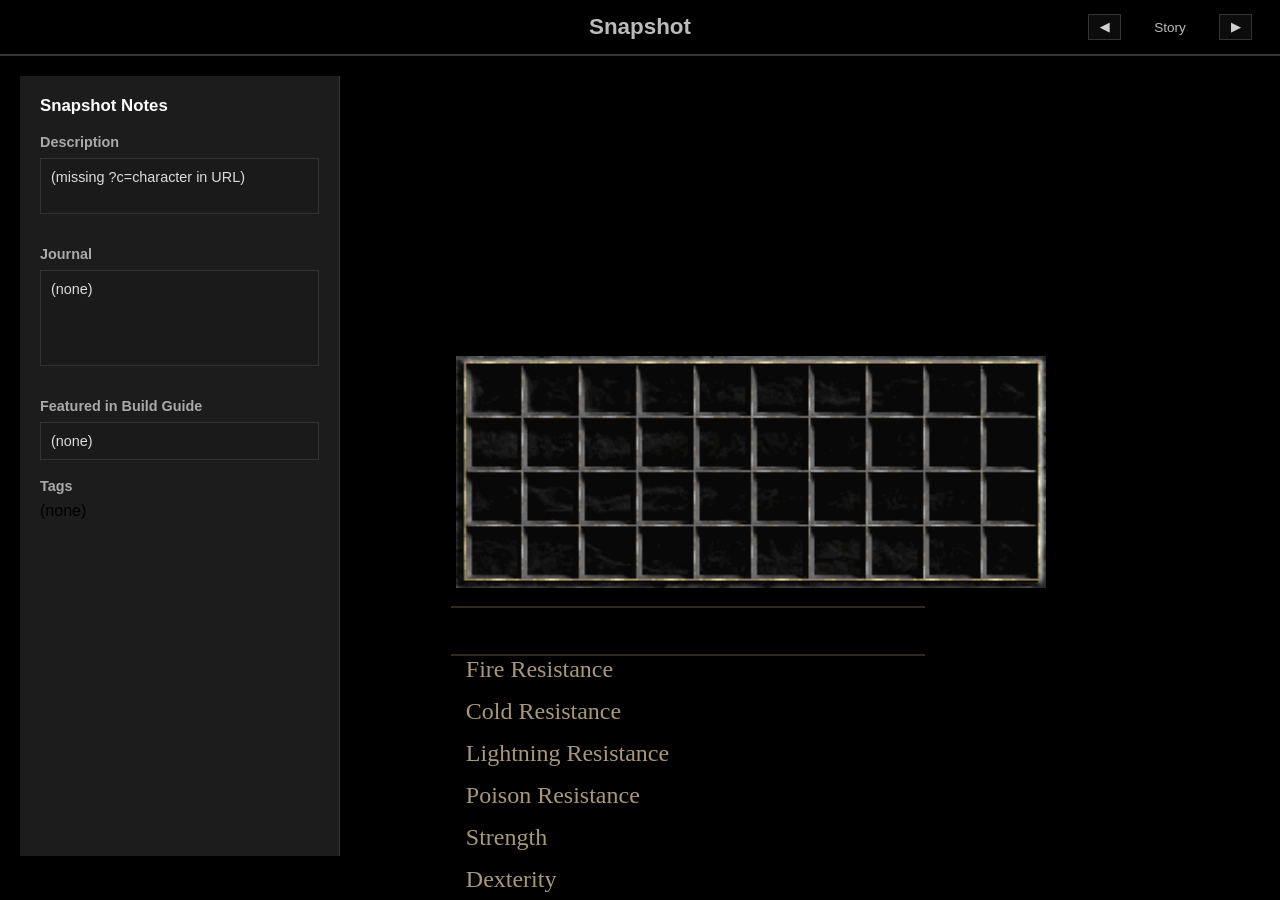
<file: character.html>
<!DOCTYPE html>
<html>
<head>
    <title>PoD Character Archive</title>
    <link rel="stylesheet" type="text/css" href="./css/character.css" />
    <meta http-equiv="Content-Security-Policy" content="upgrade-insecure-requests">
    <style>

    </style>


</head>
<body style="font-family: 'Helvetica Neue', Helvetica, Arial, sans-serif;">
    <div id="app" class="full-height"></div>
<header id="header" class="panel-header">

    <div id="snapshotHeaderTitle">
        Snapshot
    </div>

    <span id="snapshotFavoriteBadge">Favorite</span>

    <div id="storyNav" aria-label="Story navigation controls">
        <button id="storyPrev" class="story-nav-button" type="button" aria-label="Previous story snapshot">◀</button>
        <span id="storyNavLabel">Story</span>
        <button id="storyNext" class="story-nav-button" type="button" aria-label="Next story snapshot">▶</button>
    </div>

</header>

<div id="container">

    <div id="snaps">

        <section class="snapshot-notes">
        <h2 class="section-title">Snapshot Notes</h2>

        <div class="field">
            <div class="field-label">Description</div>
            <div id="snapshotDescription" class="snapshot-meta-box"></div>
        </div>

        <div class="field">
            <div class="field-label">Journal</div>
            <div id="snapshotJournal" class="snapshot-meta-box"></div>
        </div>

        <div id="snapshotGuideField" class="field">
            <div class="field-label">Featured in Build Guide</div>
            <div id="snapshotGuide" class="snapshot-meta-box"></div>
        </div>

        <div class="field">
            <div class="field-label">Tags</div>
            <div id="snapshotTags"></div>
        </div>

    </section>

</div>

</header>
    
    <div id="main">
<!--        <h2><span id="name"></span> <span id="level-label"></span><span id="level"></span> <span id="class"></span></h2> -->
        <br>
        <div class="scroll"> 

<!--         <div class="arrow animated bounce"></div>-->
            <div id="hover-wrapper">
               <div id="hover-container"></div>
            </div>
            <div id="items">
                <div id="hover-container-weapon1" class="itemhover">
                    <!-- Tooltip will be appended by JavaScript here -->
                </div>
                <div id="hover-container-helmet" class="itemhover">
                    <!-- Tooltip will be appended by JavaScript here -->
                    
                </div>
                <div id="hover-container-amulet" class="itemhover">
                    <!-- Tooltip will be appended by JavaScript here -->
                    
                </div>
                <div id="hover-container-ring1" class="itemhover">
                    <!-- Tooltip will be appended by JavaScript here -->
                    
                </div>
                <div id="hover-container-ring2" class="itemhover">
                    <!-- Tooltip will be appended by JavaScript here -->
                    
                </div>
                <div id="hover-container-body" class="itemhover">
                    <!-- Tooltip will be appended by JavaScript here -->
                    
                </div>
                <div id="hover-container-belt" class="itemhover">
                    <!-- Tooltip will be appended by JavaScript here -->
                    
                </div>
                <div id="hover-container-gloves" class="itemhover">
                    <!-- Tooltip will be appended by JavaScript here -->
                    
                </div>
                <div id="hover-container-boots" class="itemhover">
                    <!-- Tooltip will be appended by JavaScript here -->
                    
                </div>
                <div id="hover-container-weapon2" class="itemhover">
                    <!-- Tooltip will be appended by JavaScript here -->
                    
                </div>
                <div id="hover-container-charms">
                    <!-- 10x4 grid of charm slots -->
                    <div id="charm-0-0" class="charm-slot"></div><div id="charm-1-0" class="charm-slot"></div><div id="charm-2-0" class="charm-slot"></div><div id="charm-3-0" class="charm-slot"></div><div id="charm-4-0" class="charm-slot"></div><div id="charm-5-0" class="charm-slot"></div><div id="charm-6-0" class="charm-slot"></div><div id="charm-7-0" class="charm-slot"></div><div id="charm-8-0" class="charm-slot"></div><div id="charm-9-0" class="charm-slot"></div>
                    <div id="charm-0-1" class="charm-slot"></div><div id="charm-1-1" class="charm-slot"></div><div id="charm-2-1" class="charm-slot"></div><div id="charm-3-1" class="charm-slot"></div><div id="charm-4-1" class="charm-slot"></div><div id="charm-5-1" class="charm-slot"></div><div id="charm-6-1" class="charm-slot"></div><div id="charm-7-1" class="charm-slot"></div><div id="charm-8-1" class="charm-slot"></div><div id="charm-9-1" class="charm-slot"></div>
                    <div id="charm-0-2" class="charm-slot"></div><div id="charm-1-2" class="charm-slot"></div><div id="charm-2-2" class="charm-slot"></div><div id="charm-3-2" class="charm-slot"></div><div id="charm-4-2" class="charm-slot"></div><div id="charm-5-2" class="charm-slot"></div><div id="charm-6-2" class="charm-slot"></div><div id="charm-7-2" class="charm-slot"></div><div id="charm-8-2" class="charm-slot"></div><div id="charm-9-2" class="charm-slot"></div>
                    <div id="charm-0-3" class="charm-slot"></div><div id="charm-1-3" class="charm-slot"></div><div id="charm-2-3" class="charm-slot"></div><div id="charm-3-3" class="charm-slot"></div><div id="charm-4-3" class="charm-slot"></div><div id="charm-5-3" class="charm-slot"></div><div id="charm-6-3" class="charm-slot"></div><div id="charm-7-3" class="charm-slot"></div><div id="charm-8-3" class="charm-slot"></div><div id="charm-9-3" class="charm-slot"></div>
                </div>
            </div>
            <div id="info">
                <div id="info-line1">
                    <span id="title"></span> <span id="name"></span> <span id="dead"></span>
                </div>
                <div id="info-line2">
                    <span id="expansion"></span> <span id="mode"></span> <span id="ladder"></span>
                </div>
                <div id="info-line3">
                    <span id="level-label"></span><span id="level"></span> <span id="class"></span>
                </div>
            </div>
            <div id="stats">
                <div id="resistances">
                    <div class="line-wrapper">
                        <div id="fire-label" class="resistances-label">Fire Resistance</div><div id="fire" class="resistances-value"></div>
                    </div>
                    <div class="line-wrapper">
                        <div id="cold-label" class="resistances-label">Cold Resistance</div><div id="cold" class="resistances-value"></div>
                    </div>
                    <div class="line-wrapper">
                        <div id="lightning-label" class="resistances-label">Lightning Resistance</div><div id="lightning" class="resistances-value"></div>
                    </div>
                    <div class="line-wrapper">
                        <div id="poison-label" class="resistances-label">Poison Resistance</div><div id="poison" class="resistances-value"></div>
                    </div>
                </div>
                <div id="attributes">
                    <div class="line-wrapper">
                        <div id="strength-label" class="attributes-label">Strength</div><div id="strength" class="attributes-value"></div>
                    </div>
                    <div class="line-wrapper">
                        <div id="dexterity-label" class="attributes-label">Dexterity</div><div id="dexterity" class="attributes-value"></div>
                    </div>
                    <div class="line-wrapper">
                        <div id="vitality-label" class="attributes-label">Vitality</div><div id="vitality" class="attributes-value"></div>
                    </div>
                    <div class="line-wrapper">
                        <div id="energy-label" class="attributes-label">Energy</div><div id="energy" class="attributes-value"></div>
                    </div>
                </div>
            </div>
        <div id="lifemana">
            <div id="life-orb" class="orb">
                <div id="life" class="orb-text"></div>
            </div>
            <span class="lifemana-text">Life</span>
            <div id="mana-orb" class="orb">
                <div id="mana" class="orb-text"></div>
            </div>
            <span class="lifemana-text">Mana</span>
        </div> 
        <div id="skills"></div>
        <div id="merc">
            <div id="merc-hover-wrapper">
                <div id="merc-hover-container"></div>
            </div>
            <div id="merc-items" style="position: relative;">
                <div id="merc-hover-container-weapon1" class="itemhover">
                    <div class="itemhover-box" style="position: absolute; top: 0; left: 50%; transform: translateX(-50%); background-color: black; color: #c0a080; padding: 10px; border-radius: 6px; font-size: 14px; border: 2px solid #c0a080; max-width: 580px; text-align: center; z-index: 1000; visibility: hidden; opacity: 0; transition: opacity 0.3s ease; pointer-events: none;">                </div>
                </div>
                    <div id="merc-hover-container-helmet" class="itemhover">
                    <div class="itemhover-box" style="position: absolute; top: 0; left: 50%; transform: translateX(-50%); background-color: black; color: #c0a080; padding: 10px; border-radius: 6px; font-size: 14px; border: 2px solid #c0a080; max-width: 580px; text-align: center; z-index: 1000; visibility: hidden; opacity: 0; transition: opacity 0.3s ease; pointer-events: none;">                </div>
                </div>
                <div id="merc-hover-container-body" class="itemhover">
                    <div class="itemhover-box" style="position: absolute; top: 0; left: 50%; transform: translateX(-50%); background-color: black; color: #c0a080; padding: 10px; border-radius: 6px; font-size: 14px; border: 2px solid #c0a080; max-width: 580px; text-align: center; z-index: 1000; visibility: hidden; opacity: 0; transition: opacity 0.3s ease; pointer-events: none;">                </div>
                </div>
                <div id="merc-hover-container-weapon2" class="itemhover">
                    <div class="itemhover-box" style="position: absolute; top: 0; left: 50%; transform: translateX(-50%); background-color: black; color: #c0a080; padding: 10px; border-radius: 6px; font-size: 14px; border: 2px solid #c0a080; max-width: 580px; text-align: center; z-index: 1000; visibility: hidden; opacity: 0; transition: opacity 0.3s ease; pointer-events: none;">                </div>
                </div>
            </div>
            <br><br><br>
            <div id="merc-line1">
                <span id="merc-name"></span>
            </div>
            <div id="merc-line2">
                <span id="merc-level-label"></span><span id="merc-level"></span> <span id="merc-type"></span>
                <br><br><br>
            </div>
        </div>
<!--            <div class="arrow animated bounce">
                <div class="scrolltooltip">&nbsp;&nbsp;&nbsp;&nbsp;&nbsp;
                    <span class="scrolltooltiptext">Scroll down for more stats, skills, and Merc info</span>
                </div>
            </div> -->
<!--        <div id="future">
            <br><br><br>
            <div class="footer"><img src="./img/pod-bottom.png" alt="Path of Diablo"></div>
            <br>
            <div>FUTURE</div>
            <div>FUTURE</div>
            <div>FUTURE</div>
            <div>FUTURE</div>
            <div>FUTURE</div>
            <div>FUTURE</div>
            <div>FUTURE</div>
            <div>FUTURE</div>
        </div> -->
    </div> 
    </div>
</div>

<!--<script src="https://extension-files.twitch.tv/helper/v1/twitch-ext.min.js"></script>-->
<script src="./jquery-3.3.1.min.js" type="text/javascript"></script>
<!--<script src="./viewer.js" type="text/javascript"></script>-->
<script>
// --- Wayback Machine Search Logic ---

$(document).ready(function() {
    console.log("(document).ready worked");
    const storyNavState = {
        characterName: null,
        entries: [],
        currentIndex: -1
    };

    function getQueryParam(param) {
        const urlParams = new URLSearchParams(window.location.search);
        return urlParams.get(param);
    }

    function getViewMode() {
        return (getQueryParam("view") || "full").toLowerCase();
    }

    function parseBoolean(value) {
        if (value === true) {
            return true;
        }

        if (typeof value !== 'string') {
            return false;
        }

        const normalized = value.trim().toLowerCase();
        return normalized === '1' || normalized === 'true' || normalized === 'yes' || normalized === 'y' || normalized === 'on';
    }

    function normalizeHistory(payload) {
        if (Array.isArray(payload)) {
            return payload;
        }
        if (payload && typeof payload === 'object' && Array.isArray(payload.snapshots)) {
            return payload.snapshots;
        }
        return [];
    }

    function slugify(value) {
        if (typeof value !== 'string') {
            return '';
        }

        return value
            .trim()
            .toLowerCase()
            .replace(/[^a-z0-9]+/g, '-')
            .replace(/-+/g, '-')
            .replace(/^-|-$/g, '');
    }

    function getSnapshotMetadata(snapshot) {
        if (!snapshot || typeof snapshot !== 'object') {
            return {};
        }

        if (snapshot.metadata && typeof snapshot.metadata === 'object') {
            return snapshot.metadata;
        }

        if (snapshot.meta && typeof snapshot.meta === 'object') {
            return snapshot.meta;
        }

        if (snapshot.data && typeof snapshot.data === 'object' && snapshot.data.metadata && typeof snapshot.data.metadata === 'object') {
            return snapshot.data.metadata;
        }

        return {};
    }

    function getSnapshotKey(snapshot) {
        if (!snapshot || typeof snapshot !== 'object') {
            return '';
        }

        const metadata = getSnapshotMetadata(snapshot);

        if (typeof metadata.slug === 'string' && metadata.slug.trim()) {
            return slugify(metadata.slug);
        }

        if (typeof metadata.title === 'string' && metadata.title.trim()) {
            return slugify(metadata.title);
        }

        if (typeof snapshot.id === 'string' && snapshot.id.trim()) {
            return snapshot.id.trim();
        }

        return typeof snapshot.timestamp === 'string' ? snapshot.timestamp : '';
    }

    function isStorySnapshot(snapshot) {
        const metadata = getSnapshotMetadata(snapshot);
        return parseBoolean(metadata.story);
    }

    function buildStoryEntries(snapshots) {
        return snapshots
            .slice()
            .sort((a, b) => String(a.timestamp || '').localeCompare(String(b.timestamp || '')))
            .filter((snapshot) => isStorySnapshot(snapshot))
            .map((snapshot) => ({
                snapshot,
                key: getSnapshotKey(snapshot) || snapshot.timestamp || 'latest',
                title: getSnapshotMetadata(snapshot).title || snapshot.timestamp || 'Snapshot',
            }));
    }

    function updateStoryNav(characterName, selectedSnapshot, snapshots) {
        const entries = buildStoryEntries(snapshots);
        const nav = $('#storyNav');
        const label = $('#storyNavLabel');
        const prevBtn = $('#storyPrev');
        const nextBtn = $('#storyNext');

        const index = entries.findIndex((entry) => entry.snapshot === selectedSnapshot);

        storyNavState.characterName = characterName;
        storyNavState.entries = entries;
        storyNavState.currentIndex = index;

        console.log("Story entries:", entries);
        console.log("Selected snapshot:", selectedSnapshot);
        console.log("Index:", index);

        if (!entries.length || index < 0) {
            nav.css('display', 'none');
            label.text('Story');
            prevBtn.prop('disabled', true);
            nextBtn.prop('disabled', true);
            return;
        }

        label.text(`Story ${index + 1}/${entries.length}`);
        prevBtn.prop('disabled', entries.length <= 1);
        nextBtn.prop('disabled', entries.length <= 1);
        nav.css('display', 'flex');
    }

    function navigateStory(direction) {
        const total = storyNavState.entries.length;
        if (!total || storyNavState.currentIndex < 0) {
            return;
        }

        const offset = direction < 0 ? -1 : 1;
        const nextIndex = (storyNavState.currentIndex + offset + total) % total;
        const nextEntry = storyNavState.entries[nextIndex];
        if (!nextEntry || !nextEntry.key || !storyNavState.characterName) {
            return;
        }

        const params = new URLSearchParams(window.location.search);
        params.set('c', storyNavState.characterName);
        params.set('t', nextEntry.key);
        const newUrl = window.location.pathname + '?' + params.toString();
        window.history.replaceState({}, '', newUrl);
        applyViewMode();
        void loadFocusSnapshot();
    }

    function setFocusMetadata(snapshot, fallbackName) {
        const metadata = getSnapshotMetadata(snapshot);

        const data = snapshot && snapshot.data && typeof snapshot.data === 'object'
            ? snapshot.data
            : {};

        const displayName = (data.Name && String(data.Name).trim())
            ? String(data.Name).trim()
            : fallbackName;

        const description = metadata.description && metadata.description.trim()
            ? metadata.description
            : '(none)';

        const journal = metadata.journal && metadata.journal.trim()
            ? metadata.journal
            : '(none)';

        let tagValues = [];
        if (Array.isArray(metadata.tags)) {
            tagValues = metadata.tags
                .map((tag) => String(tag || '').trim())
                .filter((tag) => tag.length > 0);
        } else if (typeof metadata.tags === 'string' && metadata.tags.trim()) {
            tagValues = metadata.tags
                .split(',')
                .map((tag) => tag.trim())
                .filter((tag) => tag.length > 0);
        }

        $('#snapshotDescription').text(description);
        $('#snapshotJournal').text(journal);
        $('#snapshotGuide').text(metadata.guide ? metadata.guide : '(none)');

        const tagsContainer = $('#snapshotTags');
        tagsContainer.empty();
        if (!tagValues.length) {
            tagsContainer.append($('<span class="snapshot-tag-empty">(none)</span>'));
        } else {
            tagValues.forEach((tag) => {
                tagsContainer.append($('<span class="snapshot-tag"></span>').text(tag));
            });
        }

        let fallbackTimestamp = snapshot.timestamp || 'Snapshot';
        if (typeof fallbackTimestamp === 'string' && fallbackTimestamp.length >= 10) {
            fallbackTimestamp = fallbackTimestamp.slice(0, 10);
        }

        const headerTitle = metadata.title && metadata.title.trim()
            ? metadata.title
            : `${displayName} - ${fallbackTimestamp}`;

        $('#snapshotHeaderTitle').text(headerTitle);
        $('#snapshotFavoriteBadge').toggle(metadata.favorite === true);
        document.title = `${displayName} - Archive`;

        const guideField = document.getElementById("snapshotGuideField");
        const guideBox = document.getElementById("snapshotGuide");

        const guideUrl = metadata.guide ? String(metadata.guide).trim() : "";

        if (guideUrl) {
            guideField.style.display = "";
            guideBox.innerHTML = `
                <a href="${guideUrl}"
                target="_blank"
                rel="noopener noreferrer">
                    Open Build Guide ↗
                </a>
            `;
        } else {
            guideField.style.display = "none";
        }        
            }

    async function fetchSnapshotPayload(characterName) {
        const lower = characterName.toLowerCase();
        const candidates = [
            `./snapshots/${lower}.json`,
            `${lower}.json`
        ];

        for (const url of candidates) {
            try {
                const response = await fetch(url);
                if (!response.ok) {
                    continue;
                }
                return await response.json();
            } catch (error) {
                console.warn(`Failed to fetch ${url}:`, error);
            }
        }

        throw new Error('Snapshot file not found');
    }

    async function loadFocusSnapshot() {
        const charName = getQueryParam('c') || getQueryParam('charName');
        const keyOrTimestamp = getQueryParam('t');

        if (!charName) {
            $('#snapshotDescription').text('(missing ?c=character in URL)');
            $('#snapshotJournal').text('(none)');
            $('#snapshotGuide').text('(none)');
            $('#snapshotTags').text('(none)');
            $('#snapshotHeaderTitle').text('Snapshot');
            return;
        }

        try {
            const payload = await fetchSnapshotPayload(charName);
            const history = normalizeHistory(payload);

            if (!history.length) {
                throw new Error('No snapshots found for this character');
            }

            const snapshots = history.slice().sort((a, b) => String(b.timestamp || '').localeCompare(String(a.timestamp || '')));

            let selected = null;
            if (keyOrTimestamp) {
                const lookup = String(keyOrTimestamp).trim();
                const normalizedLookup = lookup.toLowerCase();
                selected = snapshots.find((snap) => {
                    const key = String(getSnapshotKey(snap) || '').trim();
                    const timestamp = String(snap.timestamp || '').trim();
                    return key === lookup
                        || key.toLowerCase() === normalizedLookup
                        || timestamp === lookup
                        || timestamp.toLowerCase() === normalizedLookup;
                }) || null;
            }

            if (!selected) {
                selected = snapshots[0];
            }

            setFocusMetadata(selected, charName);
            updateStoryNav(charName, selected, snapshots);

            try {
                processCharacterData(selected.data);
            } catch (renderError) {
                console.error('Snapshot UI render failed, but metadata loaded:', renderError);
            }

            const params = new URLSearchParams(window.location.search);
            params.set('c', charName);
            params.set('t', getSnapshotKey(selected) || selected.timestamp || 'latest');
            const newUrl = window.location.pathname + '?' + params.toString();
            window.history.replaceState({}, '', newUrl);
        } catch (error) {
            console.error('Error loading focus snapshot:', error);
            $('#snapshotDescription').text('(unable to load snapshot)');
            $('#snapshotJournal').text('(none)');
            $('#snapshotGuide').text('(none)');
            $('#snapshotTags').text('(none)');
            $('#snapshotHeaderTitle').text('Snapshot Load Error');
        }
    }

    // Scroll event listeners
    $(window).scroll(function() {
        const scroll = $(window).scrollTop();
        $('.arrow').toggleClass('fade', scroll >= 1);
    });

    $('#main').scroll(function() {
        const scroll = $('#main').scrollTop();
        $('.arrow').toggleClass('fade', scroll >= 1);
    });

    $('#storyPrev').on('click', function() {
        navigateStory(-1);
    });

    $('#storyNext').on('click', function() {
        navigateStory(1);
    });

    $(document).on('keydown', function(event) {
        const tag = (event.target && event.target.tagName) ? event.target.tagName.toLowerCase() : '';
        if (tag === 'input' || tag === 'textarea' || tag === 'select') {
            return;
        }

        if (event.key === 'ArrowLeft') {
            event.preventDefault();
            navigateStory(-1);
        }

        if (event.key === 'ArrowRight') {
            event.preventDefault();
            navigateStory(1);
        }
    });

function applyViewMode() {
    const view = getViewMode();

    if (view !== "compact") {
        return;
    }

    $("#snaps").hide();

    $("#main").css({
        marginLeft: "0",
        justifyContent: "center"
    });
    $("#header").addClass("compact-view");
    $("#snapshotHeaderTitle").addClass("compact-view");
    
}

    applyViewMode();
    void loadFocusSnapshot();
});

// Function to process characterData after it's fetched
async function processCharacterData(characterData) {
  if (!characterData || typeof characterData !== 'object') {
      console.error("Invalid characterData:", characterData);
      return;
  }
  console.log("Character Data fetched:", characterData);
  updatePODComponent(characterData);  // Process and update UI after retrieval
}
   
function updatePODComponent(data) {
    $("#hover-container-weapon1").empty();
    $("#hover-container-helmet").empty();
    $("#hover-container-amulet").empty();
    $("#hover-container-ring1").empty();
    $("#hover-container-ring2").empty();
    $("#hover-container-body").empty();
    $("#hover-container-belt").empty();
    $("#hover-container-gloves").empty();
    $("#hover-container-boots").empty();
    $("#hover-container-weapon2").empty();
//    $("#hover-container-charms").empty();
    $("#merc-hover-container-weapon1").empty();
    $("#merc-hover-container-helmet").empty();
    $("#merc-hover-container-body").empty();
    $("#merc-hover-container-weapon2").empty();    
  if (data && data.Stats) {
  // Character information
  $("#title").text(data["Title"]);
  $("#name").text(data["Name"]);
  
  if(data["IsHardcore"] === true) {
    $("#mode").text("Hardcore");
    } else {
      $("#mode").text("Softcore");
    }
  
  $("#expansion").text("Expansion");
  
  if(data["IsLadder"] === true) {
    $("#ladder").text("Ladder");
  } else {
    $("#ladder").text("");
  }
  
  if(data["IsDead"] === true && data["IsHardcore"] === true) {
    $("#dead").text("(Dead)");
  } else {
    $("#dead").text("");
  }
  
  $("#level").text("Level " + data["Stats"]["Level"]);
  $("#class").text(data["Class"]);
  
  // Items
  var wornItems = findWornItems(data["Equipped"]);
  
  // Store all weapon data globally for weapon swap functionality
  window.weaponData = {
    weapon1: wornItems["weapon1"] || null,
    weapon2: wornItems["weapon2"] || null,
    sweapon1: wornItems["sweapon1"] || null,
    sweapon2: wornItems["sweapon2"] || null
  };
  
  // Track weapon swap state (false = primary weapons, true = swap weapons)
  // Both weapons swap together
  window.weaponSwapState = false;
  
  /*
  if ("weapon1" in wornItems) {
    // Only append the image without the tooltip
    $("#hover-container-weapon1").append(createImageHTML(wornItems["weapon1"], "hover-container"));
}

if ("helmet" in wornItems) {
    // Only append the image without the tooltip
    $("#hover-container-helmet").append(createImageHTML(wornItems["helmet"], "hover-container"));
}

if ("amulet" in wornItems) {
    // Only append the image without the tooltip
    $("#hover-container-amulet").append(createImageHTML(wornItems["amulet"], "hover-container"));
}

if ("ring1" in wornItems) {
    // Only append the image without the tooltip
    $("#hover-container-ring1").append(createImageHTML(wornItems["ring1"], "hover-container"));
}

if ("ring2" in wornItems) {
    // Only append the image without the tooltip
    $("#hover-container-ring2").append(createImageHTML(wornItems["ring2"], "hover-container"));
}

if ("body" in wornItems) {
    // Only append the image without the tooltip
    $("#hover-container-body").append(createImageHTML(wornItems["body"], "hover-container"));
}

if ("belt" in wornItems) {
    // Only append the image without the tooltip
    $("#hover-container-belt").append(createImageHTML(wornItems["belt"], "hover-container"));
}

if ("gloves" in wornItems) {
    // Only append the image without the tooltip
    $("#hover-container-gloves").append(createImageHTML(wornItems["gloves"], "hover-container"));
}

if ("boots" in wornItems) {
    // Only append the image without the tooltip
    $("#hover-container-boots").append(createImageHTML(wornItems["boots"], "hover-container"));
}

if ("weapon2" in wornItems) {
    // Only append the image without the tooltip
    $("#hover-container-weapon2").append(createImageHTML(wornItems["weapon2"], "hover-container"));
}
*/
  if ("weapon1" in wornItems) $("#hover-container-weapon1").append(createImageHTML(wornItems["weapon1"], "hover-container-weapon1"));
  if ("helmet" in wornItems) $("#hover-container-helmet").append(createImageHTML(wornItems["helmet"], "hover-container-helmet"));
  if ("amulet" in wornItems) $("#hover-container-amulet").append(createImageHTML(wornItems["amulet"], "hover-container-amulet"));
  if ("ring1" in wornItems) $("#hover-container-ring1").append(createImageHTML(wornItems["ring1"], "hover-container-ring1"));
  if ("ring2" in wornItems) $("#hover-container-ring2").append(createImageHTML(wornItems["ring2"], "hover-container-ring2"));
  if ("body" in wornItems) $("#hover-container-body").append(createImageHTML(wornItems["body"], "hover-container-body"));
  if ("belt" in wornItems) $("#hover-container-belt").append(createImageHTML(wornItems["belt"], "hover-container-belt"));
  if ("gloves" in wornItems) $("#hover-container-gloves").append(createImageHTML(wornItems["gloves"], "hover-container-gloves"));
  if ("boots" in wornItems) $("#hover-container-boots").append(createImageHTML(wornItems["boots"], "hover-container-boots"));
  if ("weapon2" in wornItems) $("#hover-container-weapon2").append(createImageHTML(wornItems["weapon2"], "hover-container-weapon2"));
  
  // Setup weapon swap click handlers
  setupWeaponSwapHandlers();
  
  // Render charms from Inventory (not Equipped)
  if (data["Inventory"]) {
    renderCharms(data["Inventory"]);
  }
  
  // Merc Items
  var mercWornItems = findWornItems(data["MercenaryEquipped"]);
  
  if ("weapon1" in mercWornItems) $("#merc-hover-container-weapon1").append(createImageHTML(mercWornItems["weapon1"], "merc-hover-container-weapon1"));
  if ("helmet" in mercWornItems) $("#merc-hover-container-helmet").append(createImageHTML(mercWornItems["helmet"], "merc-hover-container-helmet"));
  if ("body" in mercWornItems) $("#merc-hover-container-body").append(createImageHTML(mercWornItems["body"], "merc-hover-container-body"));
  if ("weapon2" in mercWornItems) $("#merc-hover-container-weapon2").append(createImageHTML(mercWornItems["weapon2"], "merc-hover-container-weapon2"));
  
  // Life, Stats
  $("#life").text(data["Stats"]["Life"]);
  $("#mana").text(data["Stats"]["Mana"]);
  if(data["Bonus"]["Strength"] > 0) {
    $("#strength").addClass("has-bonus");
    $("#strength").text(data["Stats"]["Strength"] + data["Bonus"]["Strength"]);
  } else {
    $("#strength").text(data["Stats"]["Strength"]);
  }
  $("#dexterity").text(data["Stats"]["Dexterity"]);
  $("#vitality").text(data["Stats"]["Vitality"]);
  $("#energy").text(data["Stats"]["Energy"]);
  $("#fire").text(data["Bonus"]["FireResistance"] + "%");
  $("#cold").text(data["Bonus"]["ColdResistance"] + "%");
  $("#lightning").text(data["Bonus"]["LightningResistance"] + "%");
  $("#poison").text(data["Bonus"]["PoisonResistance"] + "%");
  
    // Skills
    // Clear the skills container
    $("#skills").empty();

    // Loop through and add categories and skills
    data["SkillTabs"].forEach(category => {
        if (category["Total"] > 0) {
            $("#skills").append("<div id='skill-" + category["Name"].replace(/\s+/g, '-').toLowerCase() + "'><div class='skill-category'>" + category["Name"] + "</div></div>");
        
            category["Skills"].forEach(skill => {
                $("#skill-" + category["Name"].replace(/\s+/g, '-').toLowerCase())
//                    .append("<div class='skill-icon' id='skill-" + skill["Name"].replace(/\s+/g, '-').toLowerCase() + "'><div class='skill-tooltip' id='tooltip-" + skill["Name"].replace(/\s+/g, '-').toLowerCase() + "'>" + skill["Name"] + "</div><img src='https://pathofdiablo.com/p/armory/img/skills/" + data["Class"].toLowerCase() + "/" + skill["Name"].replace(/\s+/g, '_').toLowerCase() + ".png' /><div class='skill-level'>" + skill["Level"] + "</div></div>")
                    .append("<div class='skill-icon' id='skill-" + skill["Name"].replace(/\s+/g, '-').toLowerCase() + "'><div class='skill-tooltip' id='tooltip-" + skill["Name"].replace(/\s+/g, '-').toLowerCase() + "'>" + skill["Name"] + "</div><img src='https://beta.pathofdiablo.com/armory-assets/img/skills/" + data["Class"].toLowerCase() + "/" + skill["Name"].replace(/\s+/g, '_').toLowerCase() + ".png' /><div class='skill-level'>" + skill["Level"] + "</div></div>")
                    .ready(function() {
                        $("#skill-" + skill["Name"].replace(/\s+/g, '-').toLowerCase()).hover(function() {
                            $("#tooltip-" + skill["Name"].replace(/\s+/g, '-').toLowerCase()).fadeIn(0);
                        }, function() {
                            $("#tooltip-" + skill["Name"].replace(/\s+/g, '-').toLowerCase()).fadeOut(0);
                            });
                        });
                });
        }
    });

    // Merc
    // check if no merc, hide
    if(data["MercenaryName"].length == 0) {
      $("#merc").hide();
    } else {
      $("#merc-name").text(data["MercenaryName"]);
      $("#merc-level").text(data["MercenaryLevel"]);
      $("#merc-type").text(data["MercenaryType"]);
    }
  }
  else {
    console.error("Data or Stats is undefined in updatePODComponent.");
    }
}    

function findWornItems(equippedItems) {
    var result = {};
    equippedItems.forEach((item) => {
      if(item["Worn"] !== "") {
        result[item["Worn"]] = item;
      }
    })
    return result;
}
  
function createItemHTML(itemObject) {
    let itemStr = "";

    // Title with special handling for "Delerium"
    if (itemObject["Title"] === "2693") {
        itemStr += `<div class='item-title title-${itemObject["QualityCode"]}'>Delerium</div>`;
    } else {
        itemStr += `<div class='item-title title-${itemObject["QualityCode"]}'>${itemObject["Title"]}</div>`;
    }

    // Quality tag
    if (itemObject["QualityCode"] !== "q_normal") {
        itemStr += `<div class='item-tag tag-${itemObject["QualityCode"]}'>${itemObject["Tag"]}</div>`;
    }

    // Rune tag, if applicable
    if ("RuneTag" in itemObject && itemObject["QualityCode"] === "q_runeword") {
        itemStr += `<div class='item-runetag title-q_runeword'>${itemObject["RuneTag"]}</div>`;
    }

    // Defense and block (only show what's present)
    let defenseBlock = [];
    if ("Defense" in itemObject) {
        defenseBlock.push(`Defense: ${itemObject["Defense"]}`);
    }
    if ("Block" in itemObject) {
        defenseBlock.push(`Chance to Block: ${itemObject["Block"]}`);
    }
    if (defenseBlock.length > 0) {
        itemStr += `<div class='item-defense-block'>${defenseBlock.join(" | ")}</div>`;
    }

    // Weapon damage
    let minmaxDamage = [];
    if ("DamageMinimum" in itemObject) {
        minmaxDamage.push(`Damage: ${itemObject["DamageMinimum"]} - ${itemObject["DamageMaximum"]}`);
    }
    if (minmaxDamage.length > 0) {
        itemStr += `<div class='item-damage'>${minmaxDamage.join(" | ")}</div>`;
    }

        // Item level and durability
    let levelDurability = [];
    if ("ItemLevel" in itemObject) {
        levelDurability.push(`Item Level: ${itemObject["ItemLevel"]}`);
    }
    if ("Durability" in itemObject) {
        levelDurability.push(`Durability: ${itemObject["Durability"]}/${itemObject["DurabilityMaximum"]}`);
    }
    if (levelDurability.length > 0) {
        itemStr += `<div class='item-level-durability'>${levelDurability.join(" | ")}</div>`;
    }

    // Property list (handling "Corrupted" specifically)
    itemObject["PropertyList"].forEach(property => {
        if (/corrupted/i.test(property)) {
            itemStr += `<div class='item-corrupted'>Corrupted</div>`;
        } else {
            // ✅ Remove "-Up" if the property ends with "when you Level-Up"
            const cleanedProperty = property.replace(/(when you Level)-Up$/, "$1");
            itemStr += `<div class='item-property'>${cleanedProperty}</div>`;
        }
    });


    // ✅ Display socketed items if present and not a runeword
    if (
        itemObject["QualityCode"] !== "q_runeword" &&
        itemObject["Sockets"] &&
        typeof itemObject["Sockets"] === "object"
    ) {
        const socketNameCounts = {};

        Object.values(itemObject["Sockets"]).forEach(socketedItem => {
            if (socketedItem?.Title) {
                // ✅ Label Rare Jewels properly
                let displayName = socketedItem.Title;
                if (socketedItem.Quality === "Rare" && /jewel/i.test(socketedItem.Tag || "")) {
                    displayName = `Misc. Rare Jewel`;
                }
                if (socketedItem.Quality === "Magic" && /jewel/i.test(socketedItem.Tag || "")) {
                    displayName = `Misc. Magic Jewel`;
                }

                socketNameCounts[displayName] = (socketNameCounts[displayName] || 0) + 1;
            }
        });

        const socketedSummary = Object.entries(socketNameCounts)
            .map(([name, count]) => (count > 1 ? `${name} x${count}` : name))
            .join("<br> ");

        if (socketedSummary) {
            itemStr += `<div class='item-sockets'><strong>Socketed With:</strong><br> ${socketedSummary}</div>`;
        }
    }



    console.log("Tooltip content for item:", itemStr);
    return itemStr;
}

     
function createImageHTML(itemObject, hoverContainerId) {
    // Generate tooltip content
    const tooltipContent = createItemHTML(itemObject);
        
    // Determine tooltip styling based on content size
    const propertySize = itemObject["PropertyList"].length;
    const maxCharWidth = Math.max.apply(Math, itemObject["PropertyList"].map(x => x.length));
    const tooltipClass = propertySize > 10 || maxCharWidth > 40 ? "itemhover-box itemhover-box-small" : "itemhover-box";
    const tooltipId = `${hoverContainerId}-${itemObject.Worn}-hover`;

    $("#" + hoverContainerId).append(`
        <div class="${tooltipClass}" id="${tooltipId}">
            ${tooltipContent}
        </div>
    `);

    const tooltip = document.getElementById(tooltipId);
    centerTooltip(tooltip);

        
    // Generate and return the image HTML
    let imageHTML = "";
    console.log("Tooltip appended with content:", tooltipContent);  // Debugging check
    if (itemObject["TextTag"] == "ring") {
//        imageHTML = `<img id="${hoverContainerId}-${itemObject["Worn"]}-img" src="https://pathofdiablo.com/p/armory/img/items/ring2.gif" width="80%" height="80%" />`;
        imageHTML = `<img id="${hoverContainerId}-${itemObject["Worn"]}-img" src="https://beta.pathofdiablo.com/images/d2/ring2.gif" width="80%" height="80%" />`;
    }
    else if (itemObject["TextTag"] == "amulet") {
//        imageHTML = `<img id="${hoverContainerId}-${itemObject["Worn"]}-img" src="https://pathofdiablo.com/p/armory/img/items/amulet2.gif" width="80%" height="80%" />`;
        imageHTML = `<img id="${hoverContainerId}-${itemObject["Worn"]}-img" src="https://beta.pathofdiablo.com/images/d2/amulet2.gif" width="80%" height="80%" />`;
    }
//    else if (itemObject["Tag"] === "Bone Wand") {
//    else if (/wand/i.test(itemObject["Tag"])) {
//        imageHTML = `<img id="${hoverContainerId}-${itemObject["Worn"]}-img" src="https://pathofdiablo.com/p/armory/img/items/${itemObject["Tag"].toLowerCase().replace(/ /g, "_").replace(/'/g, "%27")}.gif" width="45vw" height="auto" />`;
    else if (["Polished Wand", "Ghost Wand", "Lich Wand", "Unearthed Wand", "Petrified Wand", "Tomb Wand", "Grave Wand", "Bone Wand", "Grim Wand"].includes(itemObject["Tag"].replace(/^Synthesized /, ""))) {
//        imageHTML = `<img id="${hoverContainerId}-${itemObject["Worn"]}-img" src="https://beta.pathofdiablo.com/images/d2/${itemObject["Tag"].toLowerCase().replace(/ /g, "_").replace(/'/g, "%27")}.gif" width="45vw" height="auto" />`;
        let baseTag = itemObject["Tag"].replace(/^Synthesized /, "");
        imageHTML = `<img id="${hoverContainerId}-${itemObject["Worn"]}-img" src="https://beta.pathofdiablo.com/images/d2/${baseTag.toLowerCase().replace(/ /g, "_").replace(/'/g, "%27")}.gif" width="45vw" height="auto" />`;    
} 
    else if (
        (itemObject["Worn"] === "weapon1" || itemObject["Worn"] === "weapon2" || itemObject["Worn"] === "sweapon1" || itemObject["Worn"] === "sweapon2") &&
        itemObject["Size"]["invheight"] < 5 && itemObject["Size"]["invwidth"] < 2
    ) {
        let imageName;
        if (itemObject["TextTag"] && itemObject["TextTag"].startsWith("Synthesized ")) {
            imageName = itemObject["Title"];
        } else if (itemObject["Quality"] === "Unique" || itemObject["Quality"] === "Set") {
            imageName = itemObject["Title"];
        } else {
            imageName = itemObject["Tag"].replace(/^Synthesized /, "");
        }
        imageHTML = `<img id="${hoverContainerId}-${itemObject["Worn"]}-img" src="https://beta.pathofdiablo.com/images/d2/${imageName.toLowerCase().replace(/ /g, "_").replace(/'/g, "%27")}.gif" width="45vw" height="auto" />`;
    }
    else if (itemObject["Worn"] === "weapon1" && itemObject["Quality"] === "Unique" && itemObject["Size"]["invheight"] < 5 && itemObject["Size"]["invwidth"] < 2) {
//        imageHTML = `<img id="${hoverContainerId}-${itemObject["Worn"]}-img" src="https://pathofdiablo.com/p/armory/img/items/${itemObject["Title"].toLowerCase().replace(/ /g, "_").replace(/'/g, "%27")}.gif" width="55vw" height="auto" />`;
        imageHTML = `<img id="${hoverContainerId}-${itemObject["Worn"]}-img" src="https://beta.pathofdiablo.com/images/d2/${itemObject["Title"].toLowerCase().replace(/ /g, "_").replace(/'/g, "%27")}.gif" width="55vw" height="auto" />`;
    } 
    else if (itemObject["Worn"] === "weapon1" && itemObject["Quality"] === "Set") {
//        imageHTML = `<img id="${hoverContainerId}-${itemObject["Worn"]}-img" src="https://pathofdiablo.com/p/armory/img/items/${itemObject["Title"].toLowerCase().replace(/ /g, "_").replace(/'/g, "%27")}.gif" width="55vw" height="auto" />`;
        imageHTML = `<img id="${hoverContainerId}-${itemObject["Worn"]}-img" src="https://beta.pathofdiablo.com/images/d2/${itemObject["Title"].toLowerCase().replace(/ /g, "_").replace(/'/g, "%27")}.gif" width="55vw" height="auto" />`;
    } 
    else if (["Minion Skull", "Overseer Skull", "Succubae Skull", "Bloodlord Skull", "Hellspawn Skull", "Mummified Trophy", "Fetish Trophy", "Sexton Trophy", "Cantor Trophy", "Hierophant Trophy", "Preserved Head", "Zombie Head", "Unraveller Head", "Gargoyle Head", "Demon Head"].includes(itemObject["Tag"])) {
        imageHTML = `<img id="${hoverContainerId}-${itemObject["Worn"]}-img" src="https://pathofdiablo.com/p/armory/img/items/homunculus.gif" width="80vw" height="auto" />`;
    } 
    else if (itemObject["Tag"] === "Blade Talons") {
        imageHTML = `<img id="${hoverContainerId}-${itemObject["Worn"]}-img" src="https://pathofdiablo.com/p/armory/img/items/${itemObject["Tag"].toLowerCase().replace(/ /g, "_").replace(/'/g, "%27")}.gif" width="55vw" height="auto" />`;
    } 
    else if (itemObject["Quality"] === "Magic") {
//        imageHTML = `<img id="${hoverContainerId}-${itemObject["Worn"]}-img" src="https://pathofdiablo.com/p/armory/img/items/${itemObject["Tag"].toLowerCase().replace(/ /g, "_").replace(/'/g, "%27")}.gif" width="100vw" height="auto" />`;
        imageHTML = `<img id="${hoverContainerId}-${itemObject["Worn"]}-img" src="https://beta.pathofdiablo.com/images/d2/${itemObject["Tag"].toLowerCase().replace(/ /g, "_").replace(/'/g, "%27")}.gif" width="100vw" height="auto" />`;
    } 
//    else if (itemObject["Tag"] === "Shako") {
//        imageHTML = `<img id="${hoverContainerId}-${itemObject["Worn"]}-img" src="https://pathofdiablo.com/p/armory/img/items/${itemObject["Title"].toLowerCase().replace(/ /g, "_").replace(/'/g, "%27")}.gif" width="55vw" height="auto" />`;
//    } 
    else if (itemObject["Title"] === "Crown of Thieves") {
        imageHTML = `<img id="${hoverContainerId}-${itemObject["Worn"]}-img" src="https://pathofdiablo.com/p/armory/img/items/${itemObject["Title"].toLowerCase().replace(/ /g, "_").replace(/'/g, "%27")}.gif" width="65vw" height="auto" />`;
    } 
//    else if (itemObject["Title"] === "Steelrend") {
//        imageHTML = `<img id="${hoverContainerId}-${itemObject["Worn"]}-img" src="https://pathofdiablo.com/p/armory/img/items/war_gauntlets.gif" width="65vw" height="auto" />`;
//    } 
    else if (itemObject["Quality"] === "Unique") {
//        imageHTML = `<img id="${hoverContainerId}-${itemObject["Worn"]}-img" src="https://pathofdiablo.com/p/armory/img/items/${itemObject["Title"].toLowerCase().replace(/ /g, "_").replace(/'/g, "%27")}.gif" width="90vw" height="auto" />`;
        imageHTML = `<img id="${hoverContainerId}-${itemObject["Worn"]}-img" src="https://beta.pathofdiablo.com/images/d2/${itemObject["Title"].toLowerCase().replace(/ /g, "_").replace(/'/g, "%27")}.gif" width="90vw" height="auto" />`;
    } 
    else if (itemObject["Quality"] === "Set") {
//        imageHTML = `<img id="${hoverContainerId}-${itemObject["Worn"]}-img" src="https://pathofdiablo.com/p/armory/img/items/${itemObject["Title"].toLowerCase().replace(/ /g, "_").replace(/'/g, "%27")}.gif" width="90vw" height="auto" />`;
        imageHTML = `<img id="${hoverContainerId}-${itemObject["Worn"]}-img" src="https://beta.pathofdiablo.com/images/d2/${itemObject["Title"].toLowerCase().replace(/ /g, "_").replace(/'/g, "%27")}.gif" width="90vw" height="auto" />`;
    } 
    else if (itemObject["Quality"] === "Rare") {
//        imageHTML = `<img id="${hoverContainerId}-${itemObject["Worn"]}-img" src="https://pathofdiablo.com/p/armory/img/items/${itemObject["Tag"].toLowerCase().replace(/ /g, "_").replace(/'/g, "%27")}.gif" width="100vw" height="auto" />`;
        imageHTML = `<img id="${hoverContainerId}-${itemObject["Worn"]}-img" src="https://beta.pathofdiablo.com/images/d2/${itemObject["Tag"].toLowerCase().replace(/ /g, "_").replace(/'/g, "%27")}.gif" width="90vw" height="auto" />`;
    } 
    else if (itemObject["Quality"] === "Craft") {
//        imageHTML = `<img id="${hoverContainerId}-${itemObject["Worn"]}-img" src="https://pathofdiablo.com/p/armory/img/items/${itemObject["Tag"].toLowerCase().replace(/ /g, "_").replace(/'/g, "%27")}.gif" width="100vw" height="auto" />`;
        imageHTML = `<img id="${hoverContainerId}-${itemObject["Worn"]}-img" src="https://beta.pathofdiablo.com/images/d2/${itemObject["Tag"].toLowerCase().replace(/ /g, "_").replace(/'/g, "%27")}.gif" width="90vw" height="auto" />`;
    } 
    else if (itemObject["QualityCode"] === "q_runeword") {
        const isSmall = itemObject["Size"] && itemObject["Size"]["invheight"] < 5 && itemObject["Size"]["invwidth"] < 2;
        const width = isSmall ? "45vw" : "90vw";
        imageHTML = `<img id="${hoverContainerId}-${itemObject["Worn"]}-img" src="https://beta.pathofdiablo.com/images/d2/${itemObject["TextTag"].toLowerCase().replace(/ /g, "_").replace(/'/g, "%27")}.gif" width="${width}" height="auto" />`;
    }
    else if (itemObject["Worn"] === "helmet") {
        imageHTML = `<img id="${hoverContainerId}-${itemObject["Worn"]}-img" src="https://pathofdiablo.com/p/armory/img/items/${itemObject["Title"].toLowerCase().replace(/ /g, "_").replace(/'/g, "%27")}.gif" width="85vw" max-width="90%" height="auto" />`;
    } 
    else if (itemObject["Worn"] === "weapon1") {
        imageHTML = `<img id="${hoverContainerId}-${itemObject["Worn"]}-img" src="https://pathofdiablo.com/p/armory/img/items/${itemObject["TextTag"].toLowerCase().replace(/ /g, "_").replace(/'/g, "%27")}.gif" width="70vw" height="auto" />`;
    } else {  
        imageHTML = `<img id="${hoverContainerId}-${itemObject["Worn"]}-img" src="https://pathofdiablo.com/p/armory/img/items/${itemObject["Title"].toLowerCase().replace(/ /g, "_").replace(/'/g, "%27")}.gif" width="90%" height="auto" />`;
    }
    console.log("Tooltip appended with content:", imageHTML);  // Debugging check

    return imageHTML;  
    //console.log("Tooltip appended with content:", imageHTML);  // Debugging check
} 
    //console.log("Image url2:", imageHTML);  // Debugging check

function renderCharms(inventoryItems) {
    // Clear any existing charms from all predefined slots
    for (let y = 0; y < 4; y++) {
        for (let x = 0; x < 10; x++) {
            $(`#charm-${x}-${y}`).empty().removeClass('charm-occupied');
        }
    }
    
    // Filter for charms only in the bottom 4 rows (y >= 5, which are rows 5,6,7,8)
    const charms = inventoryItems.filter(item => {
        const isCharm = item["TextTag"] && item["TextTag"].toLowerCase().includes("charm");
        const position = item["Position"];
        const inBottomRows = position && position.y >= 5 && position.y <= 8;
        return isCharm && inBottomRows;
    });
    
    console.log("Found charms in bottom 4 rows:", charms.length);
    
    // Place charms in their slots
    charms.forEach((charm, index) => {
        const position = charm["Position"];
        const size = charm["Size"];
        
        if (!position || !size) {
            console.warn("Charm missing position or size data:", charm);
            return;
        }
        
        // Adjust y position to be relative to the charm inventory (row 5 becomes 0)
        const gridX = position.x;
        const gridY = position.y - 5;
        
        // Find the slot for this charm
        const slotId = `charm-${gridX}-${gridY}`;
        const slot = $(`#${slotId}`);
        
        if (slot.length === 0) {
            console.warn("Slot not found for charm:", slotId);
            return;
        }
        
        // Create charm content (image + tooltip)
        const charmContent = createCharmContent(charm, index, size);
        slot.append(charmContent);
        const tooltip = document.getElementById(`charm-tooltip-${index}`);
        centerTooltip(tooltip);
                
                // If charm spans multiple cells, mark those cells as occupied
                if (size.invwidth > 1 || size.invheight > 1) {
                    for (let dy = 0; dy < size.invheight; dy++) {
                        for (let dx = 0; dx < size.invwidth; dx++) {
                            if (dx === 0 && dy === 0) continue; // Skip the main cell
                            const occupiedSlotId = `charm-${gridX + dx}-${gridY + dy}`;
                            $(`#${occupiedSlotId}`).addClass('charm-occupied');
                        }
                    }
                }
            });
        }

function createCharmContent(charmObject, index, size) {
    // Determine charm image based on Tag field
    let charmImage = "";
    const tag = charmObject["Tag"].toLowerCase();
    const title = charmObject["Title"] ? charmObject["Title"].toLowerCase() : "";
    
    // Check for unique charms first
    if (tag === "large charm" && title.includes("hellfire torch")) {
        charmImage = "torch.png";
    } else if (tag === "small charm" && title.includes("annihilus")) {
        charmImage = "anni.png";
    } else if (tag === "small charm") {
        charmImage = "charms.png";
    } else if (tag === "large charm") {
        charmImage = "charml.png";
    } else if (tag === "grand charm") {
        charmImage = "charmg.png";
    } else {
        charmImage = "charms.png";
    }
    
    const imageUrl = `./img/${charmImage}`;
    
    // Calculate exact pixel size for multi-cell charms (95% of cell size)
    const cellWidth = 59;
    const cellHeight = 58;
    const width = size.invwidth * cellWidth * 0.95;
    const height = size.invheight * cellHeight * 0.95;
    
    // Generate tooltip content
    const tooltipContent = createItemHTML(charmObject);
    const propertySize = charmObject["PropertyList"].length;
    const maxCharWidth = Math.max.apply(Math, charmObject["PropertyList"].map(x => x.length));
    const tooltipClass = propertySize > 10 || maxCharWidth > 40 ? "itemhover-box itemhover-box-small" : "itemhover-box";
    const tooltipId = `charm-tooltip-${index}`;
    return `
        <div class="charm-hover-wrapper" style="
            width: ${width}px;
            height: ${height}px;
            position: absolute;
            top: 0;
            left: 0;
        ">
            <img src="${imageUrl}" style="
                width: 100%;
                height: 100%;
                display: block;
                pointer-events: none;
            " />
            <div class="${tooltipClass}" id="${tooltipId}">
                ${tooltipContent}
            </div>
        </div>
    `;
}

// Setup weapon swap click handlers
function setupWeaponSwapHandlers() {
    // Add click handler for weapon1 slot
    $("#hover-container-weapon1").off('click').on('click', function(e) {
        e.stopPropagation();
        toggleWeaponSwap();
    });
    
    // Add click handler for weapon2 slot
    $("#hover-container-weapon2").off('click').on('click', function(e) {
        e.stopPropagation();
        toggleWeaponSwap();
    });
}

// Toggle between primary and swap weapons (both weapons swap together)
function toggleWeaponSwap() {
    console.log("Toggling weapon swap");
    
    // Check if swap weapons exist
    if (!window.weaponData.sweapon1 && !window.weaponData.sweapon2) {
        console.log("No swap weapons available");
        return;
    }
    
    // Toggle the swap state for both weapons
    window.weaponSwapState = !window.weaponSwapState;
    const isSwapped = window.weaponSwapState;
    
    // Update weapon1
    const $container1 = $("#hover-container-weapon1");
    $container1.empty();
    const weaponToDisplay1 = isSwapped ? window.weaponData.sweapon1 : window.weaponData.weapon1;
    if (weaponToDisplay1) {
        $container1.append(createImageHTML(weaponToDisplay1, "hover-container-weapon1"));
        if (isSwapped) {
            $container1.addClass('swapped');
        } else {
            $container1.removeClass('swapped');
        }
    }
    
    // Update weapon2
    const $container2 = $("#hover-container-weapon2");
    $container2.empty();
    const weaponToDisplay2 = isSwapped ? window.weaponData.sweapon2 : window.weaponData.weapon2;
    if (weaponToDisplay2) {
        $container2.append(createImageHTML(weaponToDisplay2, "hover-container-weapon2"));
        if (isSwapped) {
            $container2.addClass('swapped');
        } else {
            $container2.removeClass('swapped');
        }
    }
    
    console.log("Swapped to " + (isSwapped ? "swap" : "primary") + " weapons");
}

function centerTooltip(tooltip) {
    const rect = document
        .getElementById("items")
        .getBoundingClientRect();

    console.log(rect);
    tooltip.style.left = `${rect.left + rect.width / 2 + 36}px`;
    tooltip.style.top = `${rect.top + 10}px`;
    tooltip.style.transform = "translateX(-50%)";
}


</script>
</body>

</html>
</file>
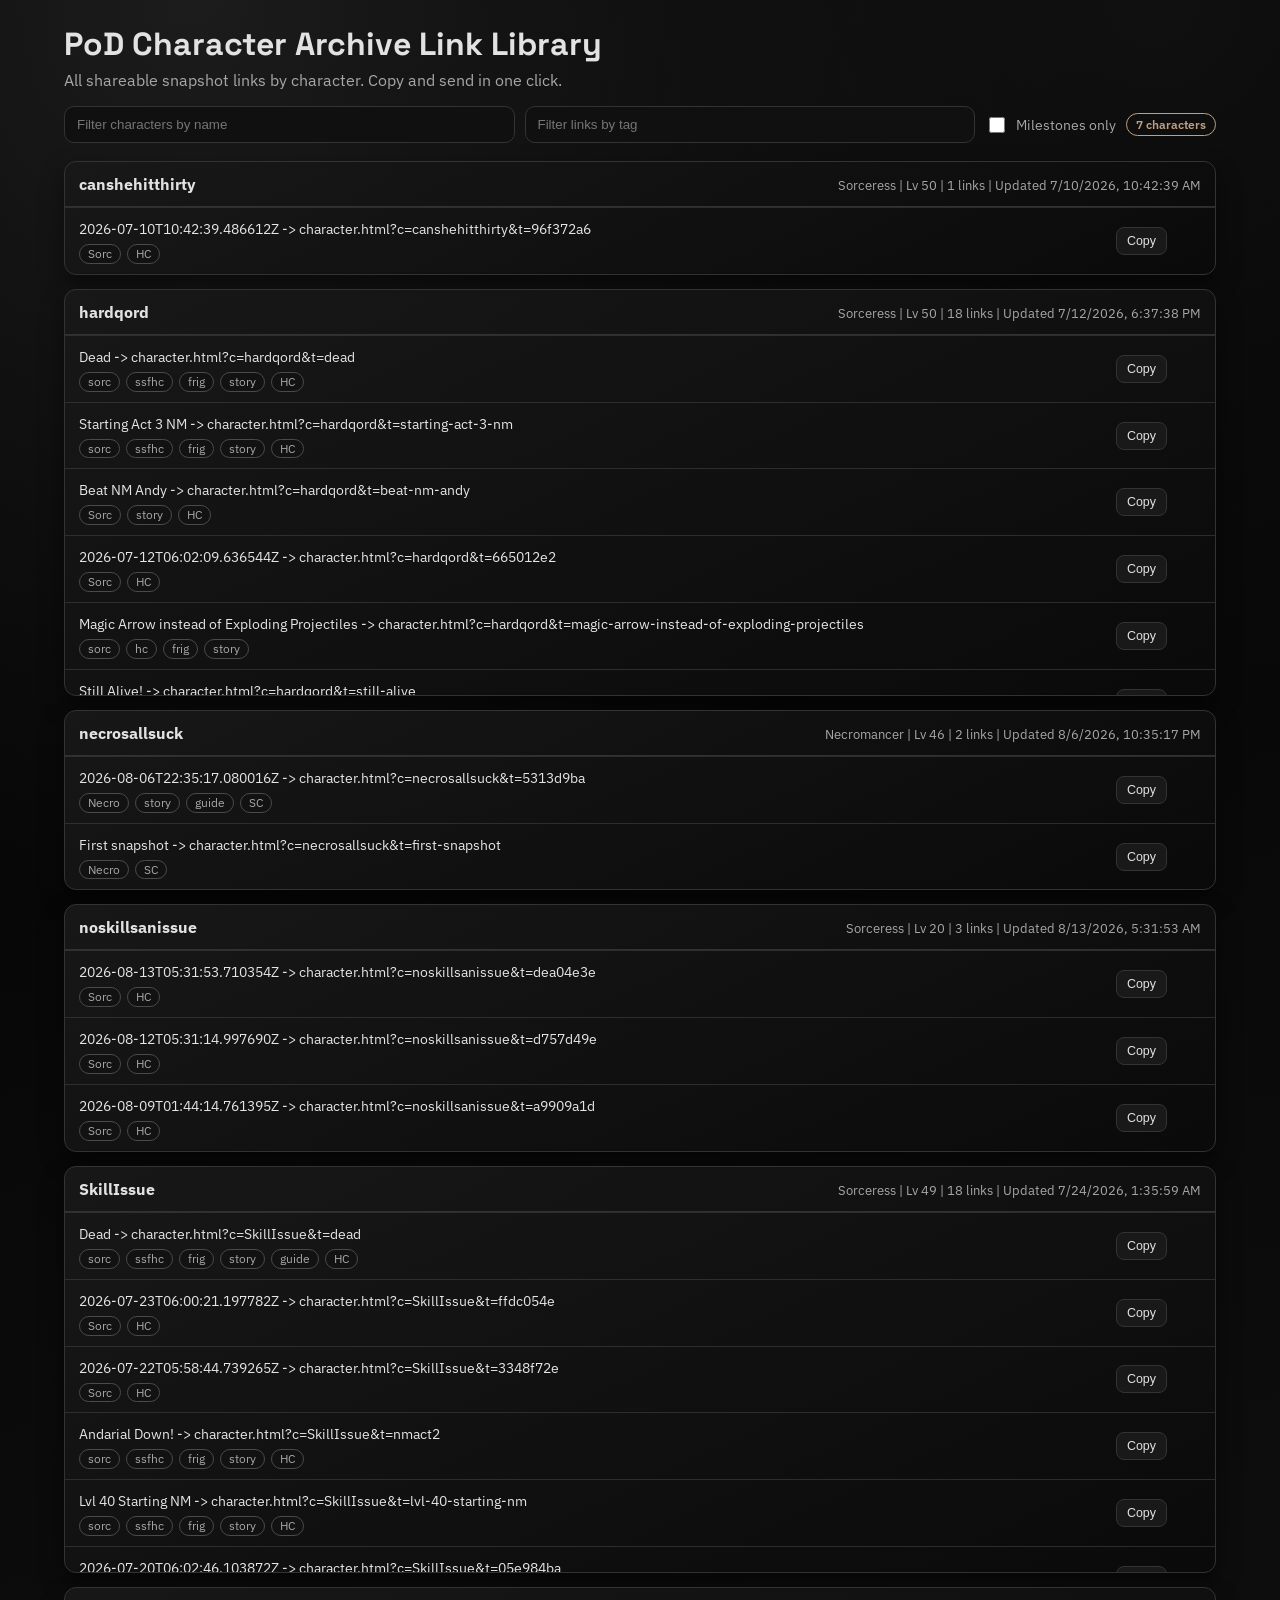
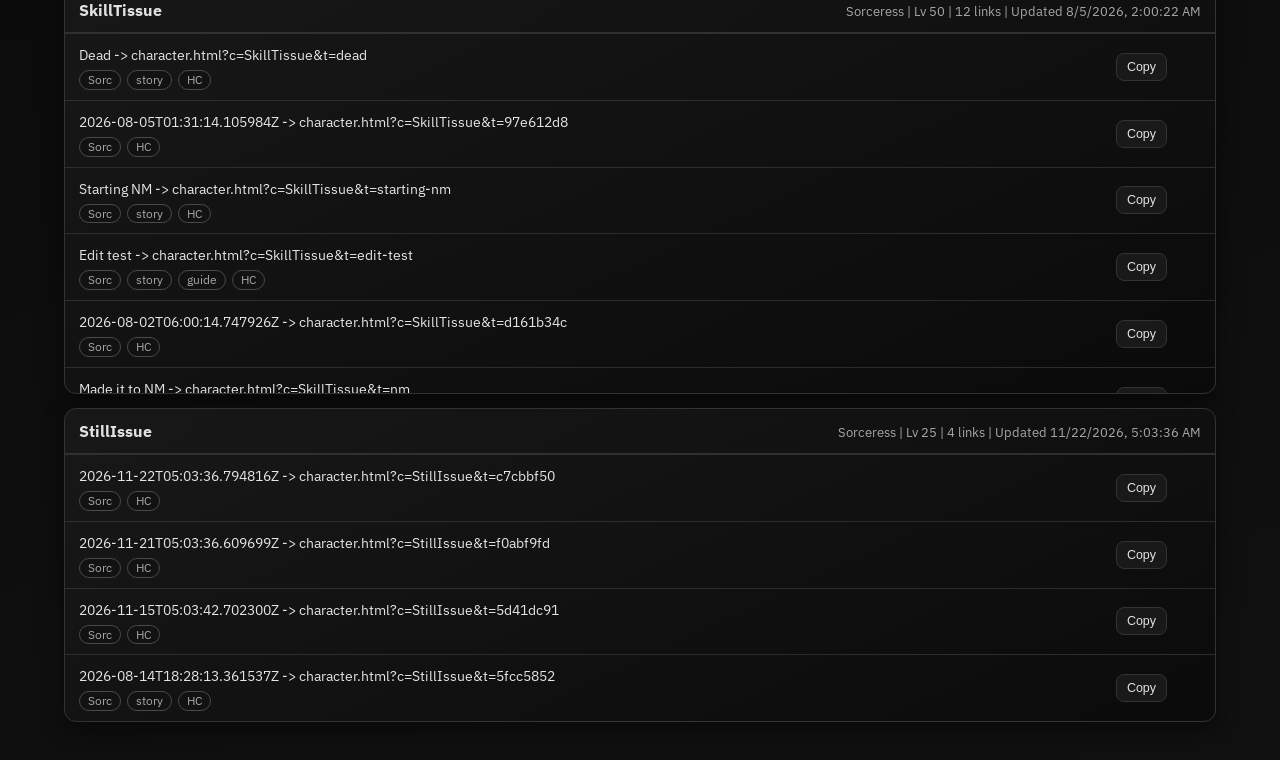
<file: links.html>
<!DOCTYPE html>
<html lang="en">
<head>
  <meta charset="UTF-8">
  <meta name="viewport" content="width=device-width, initial-scale=1.0">
  <title>PoD Character Archive Links</title>
  <link rel="preconnect" href="https://fonts.googleapis.com">
  <link rel="preconnect" href="https://fonts.gstatic.com" crossorigin>
  <link href="https://fonts.googleapis.com/css2?family=Space+Grotesk:wght@500;700&family=IBM+Plex+Sans:wght@400;500;600&display=swap" rel="stylesheet">
  <style>
    :root {
      --bg: #000000;
      --bg-soft: #141414;
      --card: #1a1a1a;
      --ink: #e2e2e2;
      --muted: #a7a7a7;
      --accent: #c0a080;
      --line: #333333;
      --ok: #9ad1ac;
      --shadow: rgba(0, 0, 0, 0.45);
    }

    * { box-sizing: border-box; }

    body {
      margin: 0;
      color: var(--ink);
      background:
        radial-gradient(circle at 15% 0%, #1c1c1c 0%, transparent 35%),
        radial-gradient(circle at 90% 0%, #101010 0%, transparent 28%),
        linear-gradient(165deg, #000000, #0a0a0a 48%, #111111);
      font-family: "IBM Plex Sans", sans-serif;
      min-height: 100vh;
    }

    .wrap {
      max-width: 1200px;
      margin: 0 auto;
      padding: 24px;
    }

    .hero {
      margin-bottom: 16px;
    }

    .hero h1 {
      margin: 0 0 6px;
      font-family: "Space Grotesk", sans-serif;
      font-size: clamp(1.3rem, 2.5vw, 2rem);
    }

    .hero p {
      margin: 0;
      color: var(--muted);
    }

    .toolbar {
      display: flex;
      gap: 10px;
      margin: 14px 0 18px;
      flex-wrap: wrap;
      align-items: center;
    }

    .toggle {
      display: inline-flex;
      align-items: center;
      gap: 8px;
      color: var(--muted);
      font-size: 0.9rem;
      white-space: nowrap;
    }

    .toggle input {
      width: 16px;
      height: 16px;
      accent-color: var(--accent);
      cursor: pointer;
    }

    input[type="search"] {
      flex: 1;
      min-width: 220px;
      background: rgba(16, 16, 16, 0.95);
      border: 1px solid var(--line);
      color: var(--ink);
      border-radius: 10px;
      padding: 10px 12px;
      outline: none;
    }

    .pill {
      display: inline-block;
      border: 1px solid var(--accent);
      color: var(--accent);
      border-radius: 999px;
      font-size: 0.75rem;
      font-weight: 600;
      padding: 3px 9px;
    }

    .char-card {
      border: 1px solid var(--line);
      border-radius: 12px;
      background: linear-gradient(155deg, rgba(24, 24, 24, 0.96), rgba(10, 10, 10, 0.96));
      margin-bottom: 14px;
      box-shadow: 0 10px 24px var(--shadow);
      overflow: hidden;
    }

    .char-head {
      padding: 12px 14px;
      border-bottom: 1px solid rgba(58, 58, 58, 0.8);
      display: flex;
      justify-content: space-between;
      align-items: baseline;
      gap: 8px;
      flex-wrap: wrap;
    }

    .char-head .name {
      font-weight: 700;
      font-size: 1rem;
    }

    .meta {
      color: var(--muted);
      font-size: 0.82rem;
    }

    .links {
      list-style: none;
      margin: 0;
      padding: 0;
      max-height: 360px;
      overflow: auto;
    }

    .link-row {
      padding: 10px 14px;
      border-top: 1px solid rgba(55, 55, 55, 0.75);
      display: grid;
      grid-template-columns: minmax(0, 1fr) auto auto;
      gap: 8px;
      align-items: center;
    }

    .link-row a {
      color: #e5e5e5;
      text-decoration: none;
      word-break: break-all;
      font-size: 0.9rem;
    }

    .link-row a:hover {
      text-decoration: underline;
      text-decoration-color: var(--accent);
    }

    .link-main {
      min-width: 0;
    }

    .link-tags {
      display: flex;
      flex-wrap: wrap;
      gap: 6px;
      margin-top: 6px;
    }

    .tag-chip {
      display: inline-flex;
      align-items: center;
      border: 1px solid #4a4a4a;
      background: #121212;
      border-radius: 999px;
      padding: 2px 8px;
      color: var(--muted);
      font-size: 0.72rem;
      line-height: 1.2;
    }

    button {
      border: 1px solid var(--line);
      color: var(--ink);
      background: rgba(26, 26, 26, 0.95);
      border-radius: 8px;
      padding: 6px 10px;
      font-size: 0.78rem;
      cursor: pointer;
    }

    button:hover {
      border-color: var(--accent);
    }

    .ok {
      color: var(--ok);
      font-size: 0.76rem;
      min-width: 26px;
      text-align: right;
    }

    .empty {
      color: var(--muted);
      padding: 14px;
      border: 1px dashed var(--line);
      border-radius: 12px;
      text-align: center;
    }

    @media (max-width: 780px) {
      .link-row {
        grid-template-columns: 1fr;
      }
      .ok {
        text-align: left;
      }
    }
  </style>
</head>
<body>
  <main class="wrap">
    <header class="hero">
      <h1>PoD Character Archive Link Library</h1>
      <p>All shareable snapshot links by character. Copy and send in one click.</p>
    </header>

    <div class="toolbar">
      <input id="search" type="search" placeholder="Filter characters by name">
      <input id="tagSearch" type="search" placeholder="Filter links by tag">
      <label class="toggle" for="milestonesOnly">
        <input id="milestonesOnly" type="checkbox">
        <span>Milestones only</span>
      </label>
      <span id="count" class="pill">0 characters</span>
    </div>

    <section id="root"></section>
  </main>

  <script>
    "use strict";

    const state = {
      characters: [],
      filtered: [],
      milestonesOnly: false,
      tagTerm: ""
    };

    const root = document.getElementById("root");
    const search = document.getElementById("search");
    const tagSearch = document.getElementById("tagSearch");
    const count = document.getElementById("count");
    const milestoneToggle = document.getElementById("milestonesOnly");

    function safe(value, fallback = "-") {
      if (value === null || value === undefined || value === "") {
        return fallback;
      }
      return String(value);
    }

    function fmtDate(value) {
      if (!value) {
        return "Unknown";
      }
      const date = new Date(value);
      if (Number.isNaN(date.getTime())) {
        return value;
      }
      return date.toLocaleString();
    }

    function normalizeTags(rawValue) {
      if (Array.isArray(rawValue)) {
        return rawValue
          .map((tag) => String(tag || "").trim())
          .filter((tag) => tag.length > 0);
      }

      if (typeof rawValue === "string" && rawValue.trim()) {
        return rawValue
          .split(",")
          .map((tag) => tag.trim())
          .filter((tag) => tag.length > 0);
      }

      return [];
    }

    function linkMatchesTag(link) {
      if (!state.tagTerm) {
        return true;
      }

      return normalizeTags(link && link.tags).some((tag) => tag.toLowerCase().includes(state.tagTerm));
    }

    async function copyText(text, marker) {
      try {
        await navigator.clipboard.writeText(text);
        marker.textContent = "copied";
      } catch (_error) {
        marker.textContent = "fail";
      }
      setTimeout(() => {
        marker.textContent = "";
      }, 1200);
    }

    function normalizeLinks(character) {
      const links = Array.isArray(character.snapshotLinks) ? character.snapshotLinks.slice() : [];
      return links.filter((item) => {
        if (!item || typeof item !== "object" || !item.url) {
          return false;
        }

        if (!state.milestonesOnly) {
          return linkMatchesTag(item);
        }

        return item.automatic === false && linkMatchesTag(item);
      });
    }

    function render() {
      root.innerHTML = "";
      count.textContent = `${state.filtered.length} characters`;

      if (!state.filtered.length) {
        root.innerHTML = '<div class="empty">No matching characters.</div>';
        return;
      }

      const frag = document.createDocumentFragment();

      state.filtered.forEach((character) => {
        const card = document.createElement("article");
        card.className = "char-card";

        const links = normalizeLinks(character);

        const head = document.createElement("div");
        head.className = "char-head";
        head.innerHTML = `
          <div class="name">${safe(character.name)}</div>
          <div class="meta">
            ${safe(character.class, "Unknown")} | Lv ${safe(character.level, "?")} | ${links.length} links | Updated ${fmtDate(character.lastUpdated)}
          </div>
        `;

        card.appendChild(head);

        const list = document.createElement("ul");
        list.className = "links";

        if (!links.length) {
          const row = document.createElement("li");
          row.className = "link-row";
          row.innerHTML = '<span class="meta">No links yet for this character.</span>';
          list.appendChild(row);
        } else {
          links.forEach((link) => {
            const row = document.createElement("li");
            row.className = "link-row";
            const tagValues = normalizeTags(link.tags);

            const main = document.createElement("div");
            main.className = "link-main";

            const anchor = document.createElement("a");
            anchor.href = link.url;
            anchor.textContent = `${safe(link.label)} -> ${safe(link.url)}`;
            main.appendChild(anchor);

            if (tagValues.length) {
              const tags = document.createElement("div");
              tags.className = "link-tags";

              tagValues.forEach((tag) => {
                const chip = document.createElement("span");
                chip.className = "tag-chip";
                chip.textContent = tag;
                tags.appendChild(chip);
              });

              main.appendChild(tags);
            }

            const btn = document.createElement("button");
            btn.type = "button";
            btn.textContent = "Copy";

            const marker = document.createElement("span");
            marker.className = "ok";

            btn.addEventListener("click", () => {
              void copyText(link.url, marker);
            });

            row.appendChild(main);
            row.appendChild(btn);
            row.appendChild(marker);
            list.appendChild(row);
          });
        }

        card.appendChild(list);
        frag.appendChild(card);
      });

      root.appendChild(frag);
    }

    function applyFilter() {
      const q = search.value.trim().toLowerCase();
      state.tagTerm = tagSearch.value.trim().toLowerCase();
      state.milestonesOnly = Boolean(milestoneToggle && milestoneToggle.checked);
      state.filtered = state.characters.filter((character) => {
        if (!(character.name || "").toLowerCase().includes(q)) {
          return false;
        }

        if (!state.milestonesOnly && !state.tagTerm) {
          return true;
        }

        return normalizeLinks(character).length > 0;
      });
      render();
    }

    async function boot() {
      search.addEventListener("input", applyFilter);
      tagSearch.addEventListener("input", applyFilter);
      if (milestoneToggle) {
        milestoneToggle.addEventListener("change", applyFilter);
      }

      try {
        const response = await fetch("./index.json", { cache: "no-store" });
        if (!response.ok) {
          throw new Error(`HTTP ${response.status}`);
        }

        const data = await response.json();
        const characters = Array.isArray(data.characters) ? data.characters.slice() : [];
        characters.sort((a, b) => String(a.name || "").localeCompare(String(b.name || "")));

        state.characters = characters;
        state.filtered = characters.slice();
        render();
      } catch (error) {
        root.innerHTML = `<div class="empty">Unable to load index.json: ${safe(error && error.message ? error.message : "unknown")}</div>`;
      }
    }

    void boot();
  </script>
</body>
</html>
</file>
<file: css/character.css>
/* CSS sorted by DOM order */

:root {
  --bg: #000000;
  --bg-soft: #141414;
  --card: #1a1a1a;
  --card-alt: #212121;
  --ink: #e2e2e2;
  --muted: #a7a7a7;
  --accent: #c0a080;
  --accent-2: #d0d0d0;
  --accent-3: #8d0b2cb4;
  --good: #9ad1ac;
  --bad: #d99b9b;
  --line: #333333;
  --shadow: rgba(0, 0, 0, 0.45);
}

/* #header */

#header {
  display: flex;
  align-items: center;
  gap: 10px;
  padding: 14px 20px;
  border-bottom: 2px solid #333;
}

#header {
  display: grid;
  grid-template-columns: minmax(160px, 1fr) minmax(0, 2fr) minmax(160px, 1fr);
}

#header #snapshotHeaderTitle {
  grid-column: 2;
  grid-row: 1;
  min-width: 0;
  padding-left: 0;
  overflow: hidden;
  text-overflow: ellipsis;
}

#header #snapshotFavoriteBadge {
  grid-column: 1;
  grid-row: 1;
  justify-self: start;
}

#header #storyNav {
  grid-column: 3;
  grid-row: 1;
  justify-self: end;
  margin-left: 0;
}
/* #snaps */

#snaps .snapshot-btn.active {
  background: #444;
  color: #fff;
  font-weight: bold;
  border: 2px solid #888;
}

#snaps {
  height: 100%;
  width: 320px;
  min-width: 260px;
  max-width: 360px;

  padding: 20px;

  background: #1c1c1c;

  border-right: 1px solid #383838;

  display: flex;
  flex-direction: column;
  overflow-y: auto;
}

#snaps input[type="text"] {
  width: 100%;
  padding: 8px;
  font-size: 1.1rem;
  margin-bottom: 12px;
  /*    border-radius: 4px; */
  border: 1px solid #444;
  background: #181818;
  color: #fff;
}

#snaps button {
  padding: 8px 16px;
  font-size: 1rem;
  background: #444;
  color: #fff;
  border: none;
  border-radius: 4px;
  cursor: pointer;
  margin-bottom: 24px;
}

#snaps ul {
  list-style: none;
  padding: 0;
  margin: 0;
}

#snaps li {
  padding: 8px 0;
  border-bottom: 1px solid #333;
  cursor: pointer;
  transition: background 0.2s;
}

#snaps li:hover {
  background: #292929;
}

/* .snapshot-notes */

.snapshot-notes {
  margin-bottom: 16px;
}

.snapshot-notes {
  display: flex;
  flex-direction: column;
  gap: 18px;
}

/* .section-title */

.section-title {
  margin: 0;

  color: #fff;

  font-size: 1.05rem;
}

/* .field */

.field {
  display: flex;
  flex-direction: column;
  gap: 8px;
}

/* .field-label */

.field-label {
  color: #aaa;
  font-size: 0.9rem;
  font-weight: 600;
}

/* #snapshotDescription */

#snapshotDescription,
#snapshotJournal {
  white-space: pre-wrap;
  margin-bottom: 14px;
}

#snapshotDescription {
  min-height: 56px;
}

/* .snapshot-meta-box */

.snapshot-meta-box {
  background: #1a1a1a;
  border: 1px solid #333;
  /*        border-radius: 6px; */
  padding: 10px;
  color: #ddd;
  font-size: 0.9rem;
}

/* #snapshotJournal */

#snapshotJournal {
  min-height: 96px;
}

/* #snapshotTags */

#snapshotTags {
  min-height: 40px;
  display: flex;
  flex-wrap: wrap;
  gap: 8px;
  align-items: flex-start;
}

/* #main */

#main {
  margin-left: 7%;
  margin-top: 40px;
  font-family: "AvQest";
  src: url("../font/avqest.ttf") format("truetype");
  font-size: 32px;
  height: 100%;
  flex: 1;
  overflow-y: auto;
  color: #fff;
  display: flex;
  justify-content: left;
}

#main > div {
  background: #000;
}

/* .scroll */

.scroll {
  max-width: 100%;
}

/* #hover-wrapper */

#hover-wrapper,
#merc-hover-wrapper {
  height: 0px;
  max-width: 100%;
  text-align: center;
}

/* #hover-container */

#hover-container,
#merc-hover-container {
  max-width: 100%;
  color: #fff;
}

/* #items */

#items {
  max-width: 100%;
  position: relative;
  top: 0;
  height: 480px;
  margin-bottom: 10px;
}

#items > div,
#merc-items > div {
  display: inline-block;
  white-space: nowrap;
  position: absolute;
}

/* #hover-container-weapon1 */

#hover-container-weapon1 {
  background-image: url("https://beta.pathofdiablo.com/armory-assets/img/invslot-weapon-1.png");
  background-size: 100% 100%;
  width: 118px;
  height: 232px;
  top: 0;
  left: 0;
  cursor: pointer;
  transition: background-image 0.3s ease;
}

#hover-container-weapon1.swapped {
  background-image: url("https://beta.pathofdiablo.com/armory-assets/img/invslot-weapon-2.png");
}

/* .itemhover */

.itemhover {
  position: relative;
  display: inline-block;
}

.itemhover:hover .itemhover-box,
.itemhover:hover .merc-tooltip {
  visibility: visible;
  opacity: 1;
}

/* #hover-container-helmet */

#hover-container-helmet,
#merc-hover-container-helmet {
  background-image: url("https://pathofdiablo.com/p/armory/img/invslot-helmet.png");
  background-size: 100% 100%;
  width: 112px;
  height: 114px;
  top: 0;
  left: 120px;
}

/* #hover-container-amulet */

#hover-container-amulet {
  background-image: url("https://pathofdiablo.com/p/armory/img/invslot-amulet.png");
  background-size: 100% 100%;
  width: 54px;
  height: 56px;
  top: 116px;
  left: 148px;
}

/* #hover-container-ring1 */

#hover-container-ring1 {
  background-image: url("https://pathofdiablo.com/p/armory/img/invslot-ring.png");
  background-size: 100% 100%;
  width: 54px;
  height: 56px;
  top: 176px;
  left: 120px;
}

/* #hover-container-ring2 */

#hover-container-ring2 {
  background-image: url("https://pathofdiablo.com/p/armory/img/invslot-ring.png");
  background-size: 100% 100%;
  width: 54px;
  height: 56px;
  top: 176px;
  left: 176px;
}

/* #hover-container-body */

#hover-container-body,
#merc-hover-container-body {
  background-image: url("https://pathofdiablo.com/p/armory/img/invslot-body.png");
  background-size: 100% 100%;
  width: 114px;
  height: 174px;
  top: 0;
  left: 232px;
}

/* #hover-container-belt */

#hover-container-belt {
  background-image: url("https://pathofdiablo.com/p/armory/img/invslot-belt.png");
  background-size: 100% 100%;
  width: 114px;
  height: 56px;
  top: 176px;
  left: 232px;
}

/* #hover-container-gloves */

#hover-container-gloves {
  background-image: url("https://pathofdiablo.com/p/armory/img/invslot-gloves.png");
  background-size: 100% 100%;
  width: 116px;
  height: 116px;
  top: 0;
  left: 348px;
}

/* #hover-container-boots */

#hover-container-boots {
  background-image: url("https://pathofdiablo.com/p/armory/img/invslot-boots.png");
  background-size: 100% 100%;
  width: 116px;
  height: 116px;
  top: 116px;
  left: 348px;
}

/* #hover-container-weapon2 */

#hover-container-weapon2 {
  background-image: url("https://beta.pathofdiablo.com/armory-assets/img/invslot-weapon-1.png");
  background-size: 100% 100%;
  width: 126px;
  height: 232px;
  top: 0;
  left: 466px;
  cursor: pointer;
  transition: background-image 0.3s ease;
}

#hover-container-weapon2.swapped {
  background-image: url("https://beta.pathofdiablo.com/armory-assets/img/invslot-weapon-2.png");
}

/* #hover-container-charms */

#hover-container-charms {
  background-image: url("../img/charm_inventory.png");
  background-size: 100% 100%;
  width: 590px;
  height: 232px;
  top: 240px;
  left: 5px;
  position: relative;
}

/* #charm-0-0 */

#charm-0-0 {
  left: 11px;
  top: 7px;
}

/* .charm-slot */

.charm-slot {
  position: absolute;
  width: 59px;
  height: 58px;
  cursor: pointer;
  overflow: visible;
}

.charm-slot.charm-occupied {
  pointer-events: none;
}

.charm-slot img {
  pointer-events: none;
  max-width: none !important;
  max-height: none !important;
  margin: 0 !important;
  position: absolute !important;
  object-fit: fill !important;
  top: 0;
  left: 0;
}

/* #charm-1-0 */

#charm-1-0 {
  left: 68px;
  top: 7px;
}

/* #charm-2-0 */

#charm-2-0 {
  left: 126px;
  top: 7px;
}

/* #charm-3-0 */

#charm-3-0 {
  left: 184px;
  top: 7px;
}

/* #charm-4-0 */

#charm-4-0 {
  left: 242px;
  top: 7px;
}

/* #charm-5-0 */

#charm-5-0 {
  left: 297px;
  top: 7px;
}

/* #charm-6-0 */

#charm-6-0 {
  left: 354px;
  top: 7px;
}

/* #charm-7-0 */

#charm-7-0 {
  left: 413px;
  top: 7px;
}

/* #charm-8-0 */

#charm-8-0 {
  left: 470px;
  top: 7px;
}

/* #charm-9-0 */

#charm-9-0 {
  left: 527px;
  top: 7px;
}

/* #charm-0-1 */

#charm-0-1 {
  left: 11px;
  top: 61px;
}

/* #charm-1-1 */

#charm-1-1 {
  left: 68px;
  top: 61px;
}

/* #charm-2-1 */

#charm-2-1 {
  left: 126px;
  top: 61px;
}

/* #charm-3-1 */

#charm-3-1 {
  left: 184px;
  top: 61px;
}

/* #charm-4-1 */

#charm-4-1 {
  left: 242px;
  top: 61px;
}

/* #charm-5-1 */

#charm-5-1 {
  left: 297px;
  top: 61px;
}

/* #charm-6-1 */

#charm-6-1 {
  left: 354px;
  top: 61px;
}

/* #charm-7-1 */

#charm-7-1 {
  left: 413px;
  top: 61px;
}

/* #charm-8-1 */

#charm-8-1 {
  left: 470px;
  top: 61px;
}

/* #charm-9-1 */

#charm-9-1 {
  left: 527px;
  top: 61px;
}

/* #charm-0-2 */

#charm-0-2 {
  left: 11px;
  top: 115px;
}

/* #charm-1-2 */

#charm-1-2 {
  left: 68px;
  top: 115px;
}

/* #charm-2-2 */

#charm-2-2 {
  left: 126px;
  top: 115px;
}

/* #charm-3-2 */

#charm-3-2 {
  left: 184px;
  top: 115px;
}

/* #charm-4-2 */

#charm-4-2 {
  left: 242px;
  top: 115px;
}

/* #charm-5-2 */

#charm-5-2 {
  left: 297px;
  top: 115px;
}

/* #charm-6-2 */

#charm-6-2 {
  left: 354px;
  top: 115px;
}

/* #charm-7-2 */

#charm-7-2 {
  left: 413px;
  top: 115px;
}

/* #charm-8-2 */

#charm-8-2 {
  left: 470px;
  top: 115px;
}

/* #charm-9-2 */

#charm-9-2 {
  left: 527px;
  top: 115px;
}

/* #charm-0-3 */

#charm-0-3 {
  left: 11px;
  top: 171px;
}

/* #charm-1-3 */

#charm-1-3 {
  left: 68px;
  top: 171px;
}

/* #charm-2-3 */

#charm-2-3 {
  left: 126px;
  top: 171px;
}

/* #charm-3-3 */

#charm-3-3 {
  left: 184px;
  top: 171px;
}

/* #charm-4-3 */

#charm-4-3 {
  left: 242px;
  top: 171px;
}

/* #charm-5-3 */

#charm-5-3 {
  left: 297px;
  top: 171px;
}

/* #charm-6-3 */

#charm-6-3 {
  left: 354px;
  top: 171px;
}

/* #charm-7-3 */

#charm-7-3 {
  left: 413px;
  top: 171px;
}

/* #charm-8-3 */

#charm-8-3 {
  left: 470px;
  top: 171px;
}

/* #charm-9-3 */

#charm-9-3 {
  left: 527px;
  top: 171px;
}

/* #info */

#info {
  max-width: 600px;
  position: relative;
  top: 0;
  text-align: center;
  line-height: 20px;
  border-top: 2px solid #312a1e;
  border-bottom: 2px solid #312a1e;
  padding: 5px 0px;
}

#info > div {
  padding: 6px 0px;
}

/* #info-line1 */

#info-line1 {
  font-size: 30px;
  padding-bottom: 30px;
}

/* #title */

#title {
  color: #bb955e;
}

/* #name */

#name,
#merc-name {
  color: #bb955e;
}

/* #dead */

#dead {
  color: rgba(150, 0, 0, 1);
}

/* #info-line2 */

#info-line2 {
  font-size: 24px;
  padding-bottom: 30px;
}

/* #mode */

#mode,
#expansion,
#ladder {
  color: #454545;
}

/* #info-line3 */

#info-line3 {
  font-size: 24px;
}

/* #level-label */

#level-label,
#level,
#class,
#merc-level-label,
#merc-level,
#merc-type {
  color: #66a;
}

/* #stats */

#stats {
  max-width: 600px;
  position: relative;
  top: 0;
  border-bottom: 2px solid #312a1e;
  padding: 0px 0px;
}

/* .line-wrapper */

.line-wrapper {
  width: 100%;
  height: 42px;
}

/* #fire */

#fire {
  color: #b04434;
}

/* #cold */

#cold {
  color: #5050ac;
}

/* #lightning */

#lightning {
  color: #d8b864;
}

/* #poison */

#poison {
  color: #287c14;
}

/* #attributes */

#attributes,
#resistances {
  font-size: 24px;
  padding: 0px 0px;
}

/* .attributes-label */

.attributes-label,
.attributes-value,
.resistances-label,
.resistances-value {
  padding: 0px 15px;
  display: inline-block;
}

.attributes-label,
.resistances-label {
  text-align: left;
  width: 70%;
  color: #a99877;
}

/* .attributes-value */

.attributes-value,
.resistances-value {
  text-align: right;
  width: 30%;
  color: #f3e6d0;
}

/* #lifemana */

#lifemana {
  max-width: 600px;
  text-align: center;
  border-bottom: 2px solid #312a1e;
}

/* #life-orb */

#life-orb {
  background-image: url("https://pathofdiablo.com/p/armory/img/orb-health.png");
}

/* .orb */

.orb {
  background-size: cover;
  height: 128px;
  width: 128px;
  display: inline-block;
}

/* .orb-text */

.orb-text {
  font-size: 28px;
  height: 128px;
  width: 128px;
  vertical-align: middle;
  text-align: center;
  display: inline-block;
  line-height: 128px;
  color: #fafafa;
}

/* .lifemana-text */

.lifemana-text {
  font-size: 34px;
  color: #a99877;
  padding-right: 30px;
}

/* #mana-orb */

#mana-orb {
  background-image: url("https://pathofdiablo.com/p/armory/img/orb-mana.png");
}

/* #skills */

#skills {
  color: #a99877;
  max-width: 600px;
  position: relative;
  top: 0;
  font-size: 30px;
  padding: 10px 10px;
  margin-bottom: 10px;
  border-bottom: 2px solid #312a1e;
}

/* #merc */

#merc {
  max-width: 600px;
  position: relative;
  text-align: center;
  line-height: 24px;
  font-size: 30px;
  height: 600px;
  border-bottom: 2px solid #312a1e;
  padding: 5px;
}

/* #merc-hover-container */

#merc-hover-container {
  margin-bottom: 10px;
}

/* #merc-items */

#merc-items {
  position: relative;
}

#merc-items {
  max-width: 100%;
  position: relative;
  top: 0;
  height: 235px;
  margin: 10px 0px;
}

/* #merc-hover-container-weapon1 */

#merc-hover-container-weapon1,
#merc-hover-container-helmet,
#merc-hover-container-body,
#merc-hover-container-weapon2 {
  position: relative;
}

#merc-hover-container-weapon1 {
  top: 40px !important;
  left: 50px !important;
}

#merc-hover-container-weapon1 {
  background-image: url("https://pathofdiablo.com/p/armory/img/invslot-weapon.png");
  background-size: 100% 100%;
  width: 118px;
  height: 232px;
  top: 0;
  left: 0;
}

/* .itemhover-box */

/*.itemhover-box {
    position: fixed;
    top: 95px;
    left: 50%;
    transform: translateX(-50%);
    max-width: 580px;
    padding: 10px;
    background: #000;
    color: #c0a080;
    border: 2px solid #c0a080;
    border-radius: 6px;
    font-size: 16px;
    text-align: center;
    visibility: hidden;
    opacity: 0;
    transition: opacity 0.3s ease;
    pointer-events: none;
    z-index: 1000;
    flex: 1;
    align-content: center;
} */
.itemhover-box {
  position: fixed;
  max-width: 580px;
  padding: 10px;
  background: #000;
  color: #c0a080;
  border: 2px solid #c0a080;
  /*    border-radius: 6px; */
  font-size: 16px;
  text-align: center;
  visibility: hidden;
  opacity: 0;
  transition: opacity 0.3s ease;
  pointer-events: none;
  z-index: 1000;
}

.charm-hover-wrapper:hover .itemhover-box {
  visibility: visible;
  opacity: 1;
}

/* #merc-hover-container-helmet */

#merc-hover-container-helmet {
  left: 232px !important;
}

/* #merc-hover-container-body */

#merc-hover-container-body {
  top: 116px !important;
}

/* #merc-hover-container-weapon2 */

#merc-hover-container-weapon2 {
  top: 40px !important;
  left: 398px !important;
}

#merc-hover-container-weapon2 {
  background-image: url("https://pathofdiablo.com/p/armory/img/invslot-weapon.png");
  background-size: 100% 100%;
  width: 126px;
  height: 232px;
  top: 0;
  left: 466px;
}

/* #merc-line1 */

#merc-line1 {
  padding-bottom: 10px;
}

/* #merc-line2 */

#merc-line2 {
  font-size: 24px;
  padding-bottom: 15px;
}

/* ======================================= */
/* Remaining rules                         */
/* ======================================= */

#snapshotHeaderTitle {
  padding-left: 20px;
  font-size: 1.4rem;
  font-weight: bold;
  color: #bbb;
  white-space: nowrap;
  flex: 1;
  text-align: center;
}

#snapshotFavoriteBadge {
  display: none;
  border: 1px solid #c0a080;
  color: #c0a080;
  border-radius: 999px;
  padding: 3px 9px;
  font-size: 0.75rem;
  letter-spacing: 0.02em;
  text-transform: uppercase;
}

#storyNav {
  display: flex;
  align-items: center;
  gap: 10px;
  margin-left: auto;
  padding-right: 8px;
}

.story-nav-button {
  border: 1px solid var(--line);
  background: rgba(14, 14, 14, 0.9);
  color: var(--accent-2);
  /*      border-radius: 999px; */
  padding: 5px 11px;
  font-size: 0.75rem;
  font-weight: 600;
  cursor: pointer;
  transition:
    border-color 140ms ease,
    color 140ms ease,
    background 140ms ease;
}

.story-nav-button:hover:not(:disabled) {
  border-color: var(--accent);
  color: var(--accent);
  background: rgba(20, 20, 20, 0.96);
}

.story-nav-button:disabled {
  opacity: 0.45;
  cursor: not-allowed;
}

#storyNavLabel {
  color: #b8b8b8;
  font-size: 0.85rem;
  min-width: 78px;
  text-align: center;
}

.snapshot-tag {
  display: inline-block;
  border: 1px solid #4a4a4a;
  background: #121212;
  border-radius: 999px;
  padding: 3px 10px;
  color: #d8d8d8;
  font-size: 0.8rem;
  line-height: 1.2;
}

.snapshot-tag-empty {
  color: #9a9a9a;
  font-size: 0.92rem;
}

@media (max-width: 880px) {
  #header {
    align-items: flex-start;
    padding-top: 8px;
  }

  #snapshotHeaderTitle {
    font-size: 1.08rem;
    white-space: normal;
    line-height: 1.3;
    padding-left: 12px;
    padding-right: 12px;
  }

  #snapshotFavoriteBadge {
    margin-left: 12px;
    margin-bottom: 2px;
  }

  #storyNav {
    margin-left: 12px;
    padding-right: 12px;
  }

  .snapshot-notes {
    margin-bottom: 12px;
  }

  #snapshotJournal {
    min-height: 72px;
  }
}

.header-left {
  display: flex;
  align-items: center;
  gap: 12px;
}

.panel-title {
  margin: 0;

  font-size: 1.4rem;
  font-weight: 600;

  color: #eee;
}

* {
  margin: 0;
  padding: 0;
  box-sizing: border-box;
}

*,
*::after,
*::before {
  -webkit-user-select: none;
  -webkit-user-drag: none;
  -webkit-app-region: no-drag;
  cursor: url("../img/default.png"), pointer;
}

.container {
  max-width: 100vw; /* Prevents the container from exceeding the viewport width */
  overflow-x: auto;
  overflow-x: hodden;
  padding-left: 0; /* Adjust if padding is causing overflow */
  padding-right: 0;
  margin: 0 auto; /* Center container without overflow */
}

html {
  font-family: "AvQest";
  src: url("../font/avqest.ttf") format("truetype");
  height: 100%;
  overflow-x: hidden;
  -ms-overflow-style: none;
}

html,
body {
  max-width: 100%;
  background: #000;
  /*    padding: 5px; */
  /*    overflow: hidden; */
  scrollbar-width: none; /* Firefox */
}

#container {
  display: flex;
  gap: 24px;
  padding: 20px;
  height: calc(100vh - 80px);
}

#snapshotList {
  overflow-y: auto;
  flex: 1 1 auto;
  max-height: 60vh;
}

body {
  height: 100%;
  overflow: hidden;
  -ms-overflow-style: none;
  margin: 0;
  padding: 0;
  /*    overflow-y: auto; */
  scrollbar-width: none; /* Firefox */
}

html::-webkit-scrollbar,
body::-webkit-scrollbar {
  display: none;
}

div,
span {
  box-sizing: border-box;
  /* border: 1px solid #333; */
}

#scroll span {
  position: absolute;
  top: 92%;
  left: 50%;
  width: 24px;
  height: 24px;
  margin-left: -12px;
  border-left: 7px solid #fff;
  border-bottom: 7px solid #fff;
  -webkit-transform: rotate(-45deg);
  transform: rotate(-45deg);
  box-sizing: border-box;
  z-index: 1000;
  overflow: auto;
}

#nav a {
  color: #fff;
}

/* Positioning of the tooltip container */

/* General tooltip style - 20px below the top of the page */

/* Tooltip style for #merc-items - aligned with the top of #merc-items */

.merc-tooltip {
  position: absolute;
  top: 200px;
  left: 50%;
  transform: translateX(-50%);
  background-color: black;
  color: #c0a080;
  padding: 10px;
  /*    border-radius: 6px; */
  font-size: 14px;
  border: 2px solid #c0a080;
  max-width: 580px;
  text-align: center;
  z-index: 1000;
  visibility: hidden;
  opacity: 0;
  transition: opacity 0.3s ease;
  pointer-events: none;
}

/* Show tooltips on hover */

.itemhover-box-small {
  font-size: 18px !important;
  line-height: 20px !important;
}

.title-q_magic {
  color: #8484f0;
}

.title-q_unique {
  color: #c0a080;
}

.title-q_runeword {
  color: #c0a080;
}

.title-q_set {
  color: #18fc00;
}

.title-q_socketed {
  color: gray;
}

.title-q_rare {
  color: #fce874;
}

.title-q_normal,
.title-q_low,
.title-q_high {
  color: white;
}

.title-q_crafted {
  color: orange;
}

.tag-q_magic {
  color: #8484f0;
}

.tag-q_unique {
  color: #c0a080;
}

.tag-q_runeword {
  color: gray;
}

.tag-q_set {
  color: #18fc00;
}

.tag-q_socketed {
  color: gray;
}

.tag-q_rare {
  color: #fce874;
}

.tag-q_normal,
.tag-q_high,
.tag-q_low {
  color: white;
}

.tag-q_crafted {
  color: orange;
}

.item-corrupted {
  color: rgb(150, 0, 0);
}

.item-property {
  color: #8484f0;
}

.item-durability,
.item-block,
.item-defense,
.item-level,
.item-defense-block,
.item-level-durability,
.item-damage {
  color: white;
}

.active {
  display: inline-block !important;
}

img {
  position: absolute;
  object-fit: contain;
  display: block;
  max-width: 90%;
  max-height: 90%;
  margin: auto;
  top: 0;
  left: 0;
  right: 0;
  bottom: 0;
}

.has-bonus {
  color: #66a !important;
}

/* Define all 40 charm inventory cells (10 columns x 4 rows) */

/* Charm hover wrapper - each charm gets its own hover container */

.charm-hover-wrapper {
  position: relative;
}

/* Row 0 */

/* Row 1 */

/* Row 2 */

/* Row 3 */

.skill-icon {
  position: relative;
  width: 104px !important;
  height: 104px !important;
  display: inline-block;
  margin-right: 10px;
}

.skill-icon > img {
  width: 104px !important;
  height: 104px !important;
}

.skill-icon > img:before {
  content: " ";
  display: block;

  position: absolute;
  top: 0;
  left: 0;
  height: 100%;
  width: 100%;
  background: url("https://pathofdiablo.com/p/armory/img/skills/unknown.png");
  background-color: #000;
  background-size: 100% 100%;
}

.skill-level {
  font-size: 24px;
  color: #f3e6d0;
  position: absolute;
  bottom: 4px;
  right: 0;
  text-align: center;
  width: 40px;
}

.skill-tooltip {
  position: absolute;
  display: none;
  z-index: 1000;
  background: black;
  border: 1px solid #f3e6d0;
  color: #f3e6d0;
  top: 110px;
  font-family: "AvQest";
  src: url("../font/avqest.ttf") format("truetype");
  font-size: 18px;
  line-height: 20px;
  text-align: center;
  padding: 5px;
  width: auto;
}

#headtext {
  padding: 0px;
  text-align: center;
  color: #c0a080;
}

.headtext2 {
  text-align: center;
  color: red;
  font-size: 16px;
  padding: 5px;
}

@-moz-keyframes bounce {
  0%,
  20%,
  50%,
  80%,
  100% {
    -moz-transform: translateY(0);
    transform: translateY(0);
  }
  40% {
    -moz-transform: translateY(-30px);
    transform: translateY(-30px);
  }
  60% {
    -moz-transform: translateY(-15px);
    transform: translateY(-15px);
  }
}

@-webkit-keyframes bounce {
  0%,
  20%,
  50%,
  80%,
  100% {
    -webkit-transform: translateY(0);
    transform: translateY(0);
  }
  40% {
    -webkit-transform: translateY(-30px);
    transform: translateY(-30px);
  }
  60% {
    -webkit-transform: translateY(-15px);
    transform: translateY(-15px);
  }
}

@keyframes bounce {
  0%,
  20%,
  50%,
  80%,
  100% {
    -moz-transform: translateY(0);
    -ms-transform: translateY(0);
    -webkit-transform: translateY(0);
    transform: translateY(0);
  }
  40% {
    -moz-transform: translateY(-30px);
    -ms-transform: translateY(-30px);
    -webkit-transform: translateY(-30px);
    transform: translateY(-30px);
  }
  60% {
    -moz-transform: translateY(-15px);
    -ms-transform: translateY(-15px);
    -webkit-transform: translateY(-15px);
    transform: translateY(-15px);
  }
}

.arrow {
  position: fixed;
  bottom: 10%;
  left: 50%; /* Center arrow horizontally */
  transform: translateX(-50%); /* Adjust for centering */
  width: 40px;
  height: 40px;
  background-image: url("../img/podarrowdown.png");
  background-size: contain;
}

.scrolltooltip {
  position: relative;
  display: inline-block;
  border-bottom: 1px dotted black; /* Optional styling */
}

/* Tooltip text */

.scrolltooltip .scrolltooltiptext {
  visibility: hidden;
  width: 284px;
  background-color: black;
  color: #c0a080;
  text-align: center;
  padding: 5px 0;
  /*    border-radius: 6px; */
  font-size: 14px;
  border-style: solid;
  border-color: #c0a080;
  border-width: 2px;
  position: absolute;
  z-index: 1;
  top: 105%;
  left: 50%; /* Position tooltip in the center of the arrow */
  transform: translateX(-50%); /* Center tooltip horizontally */
}

/* Show tooltip on hover */

.scrolltooltip:hover .scrolltooltiptext {
  visibility: visible;
}

.bounce {
  -moz-animation: bounce 2s infinite;
  -webkit-animation: bounce 2s infinite;
  animation: bounce 2s infinite;
}

.fade {
  opacity: 0;
  transition: 1s all ease-out;
}

.footer {
  margin-left: 10px;
  position: relative;
}
</file>
